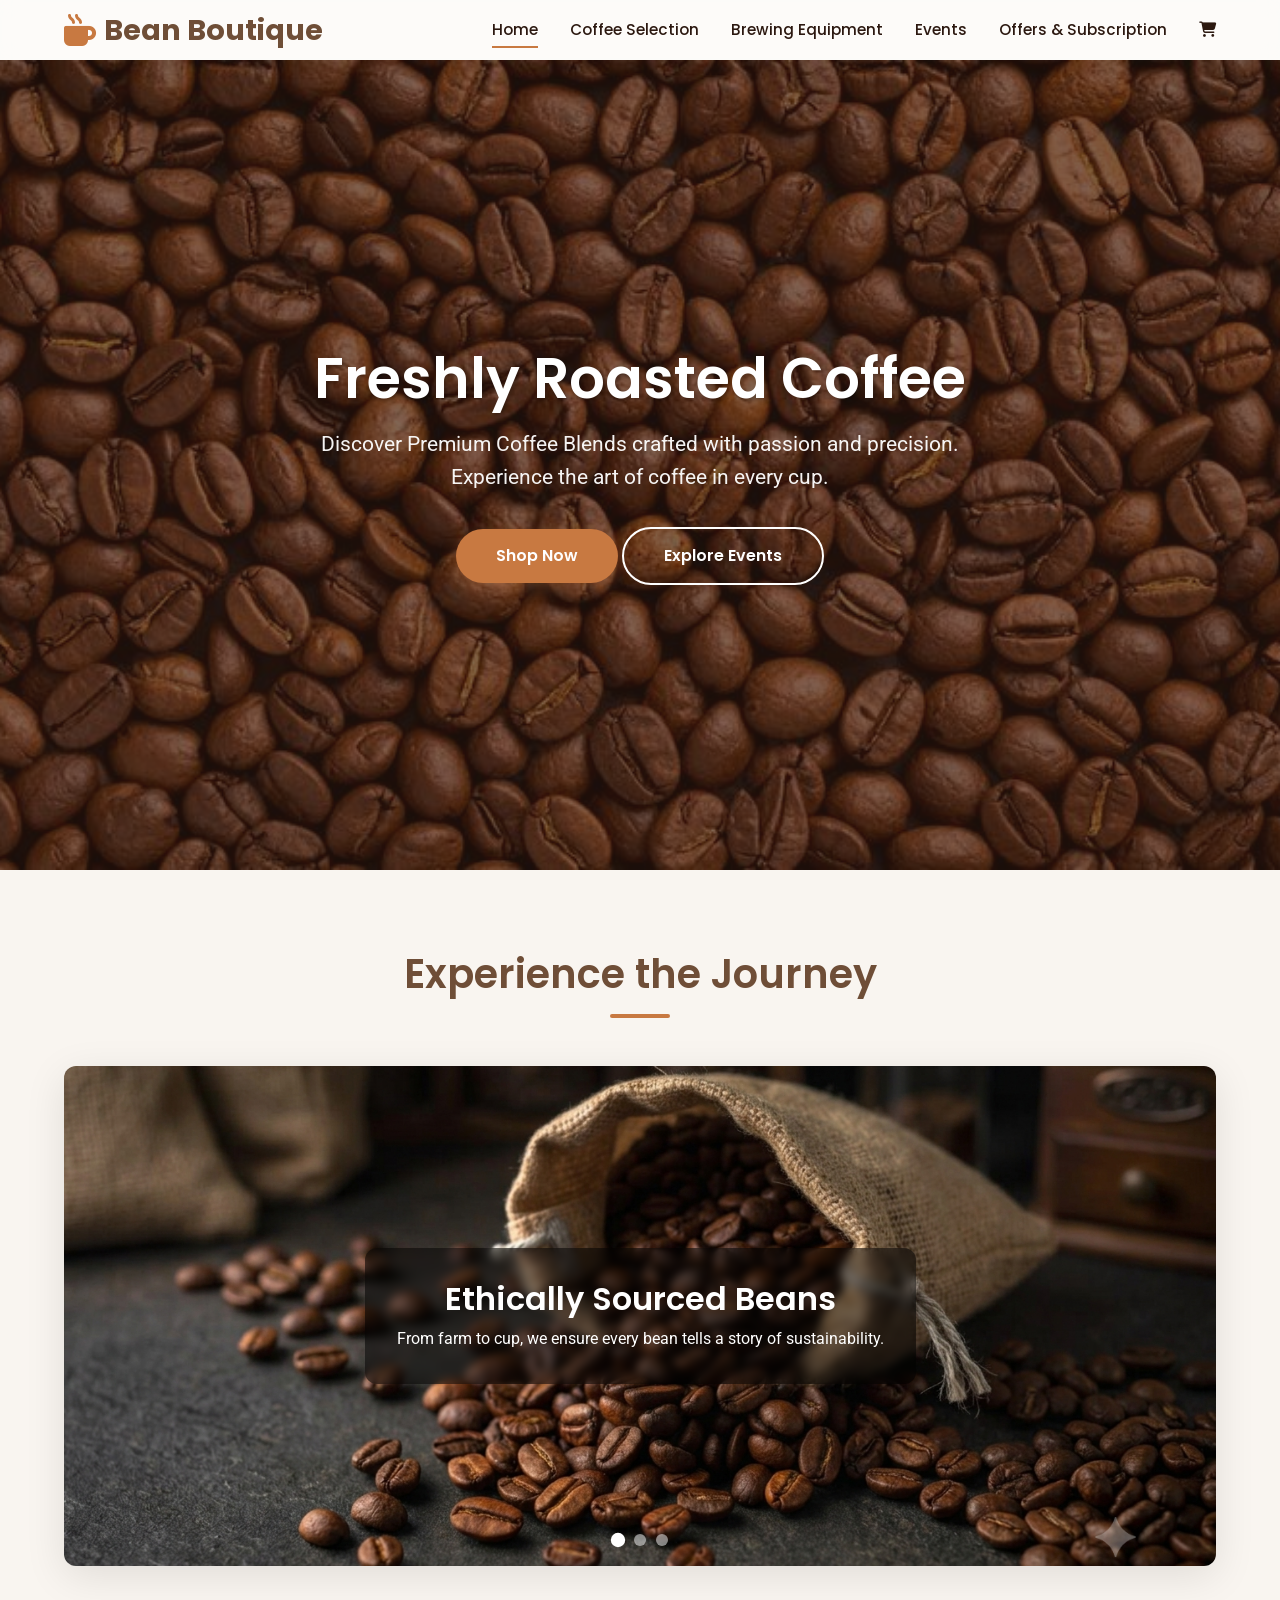
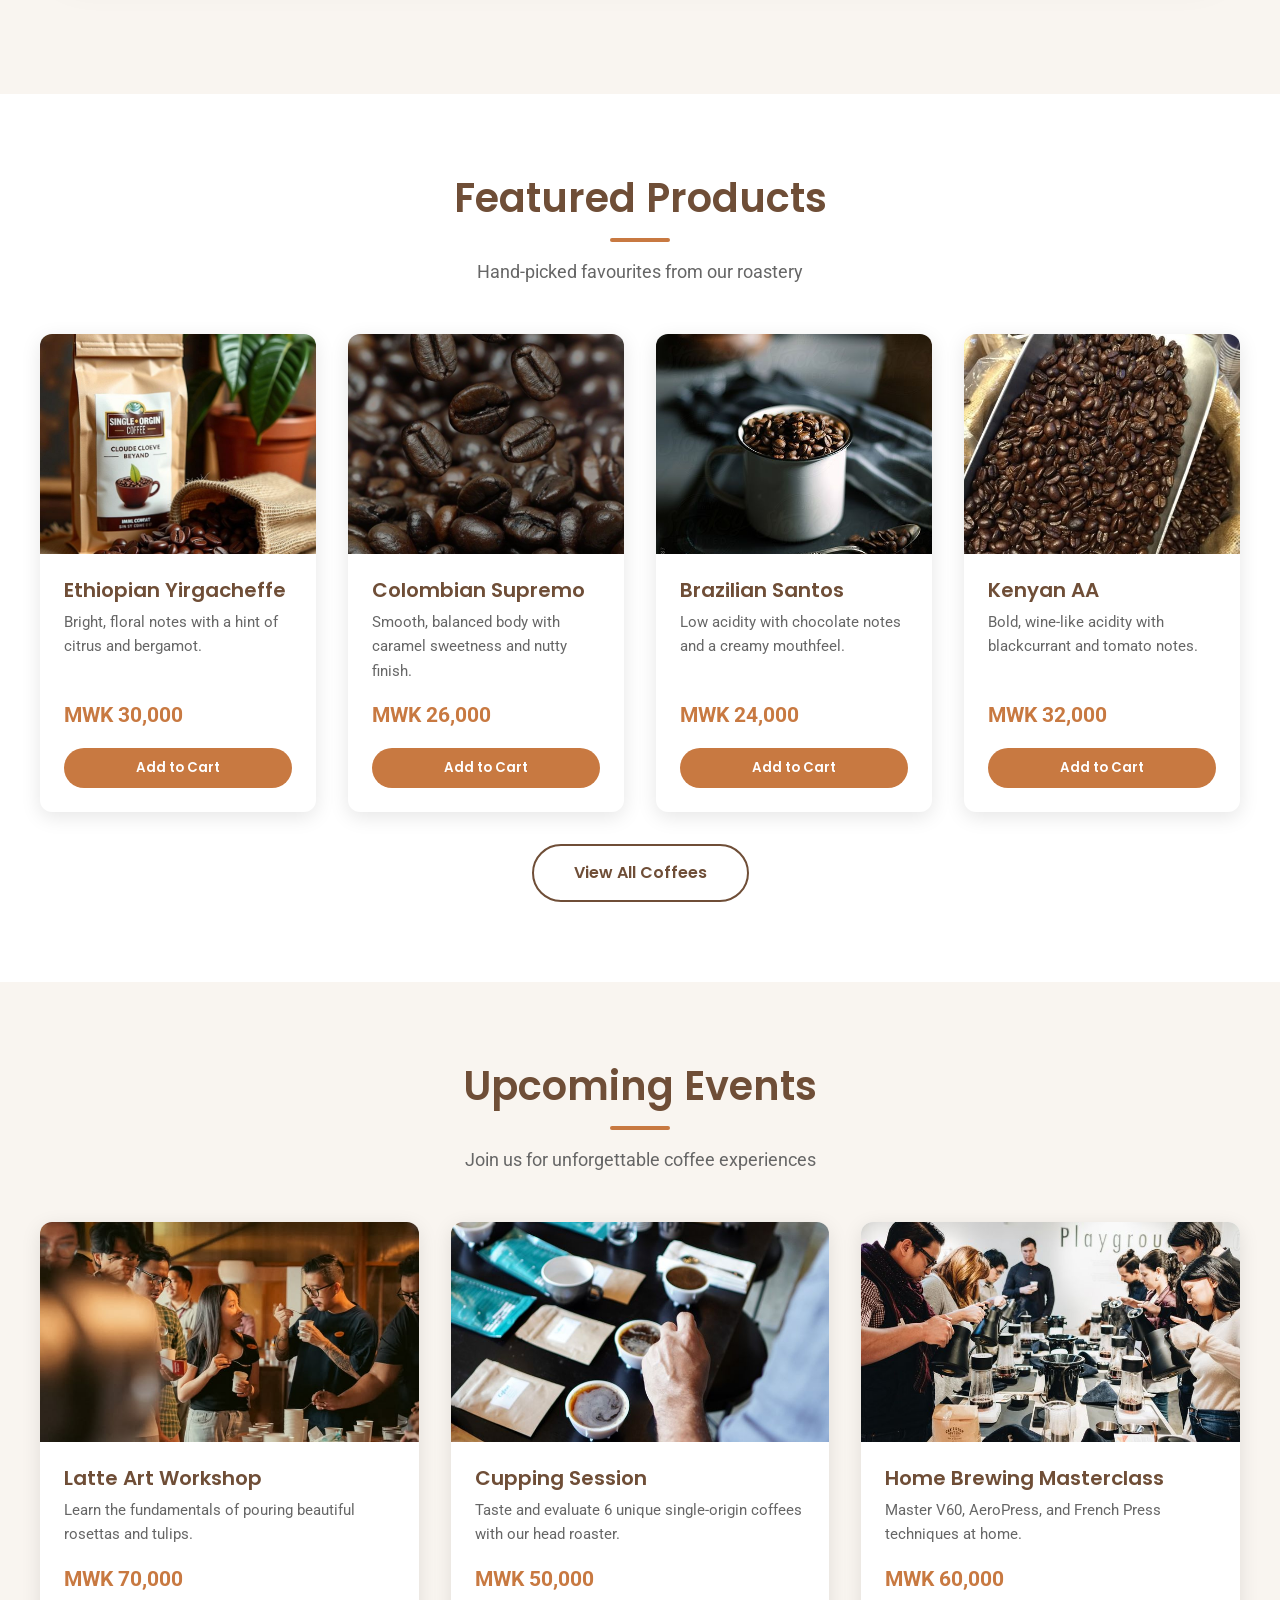
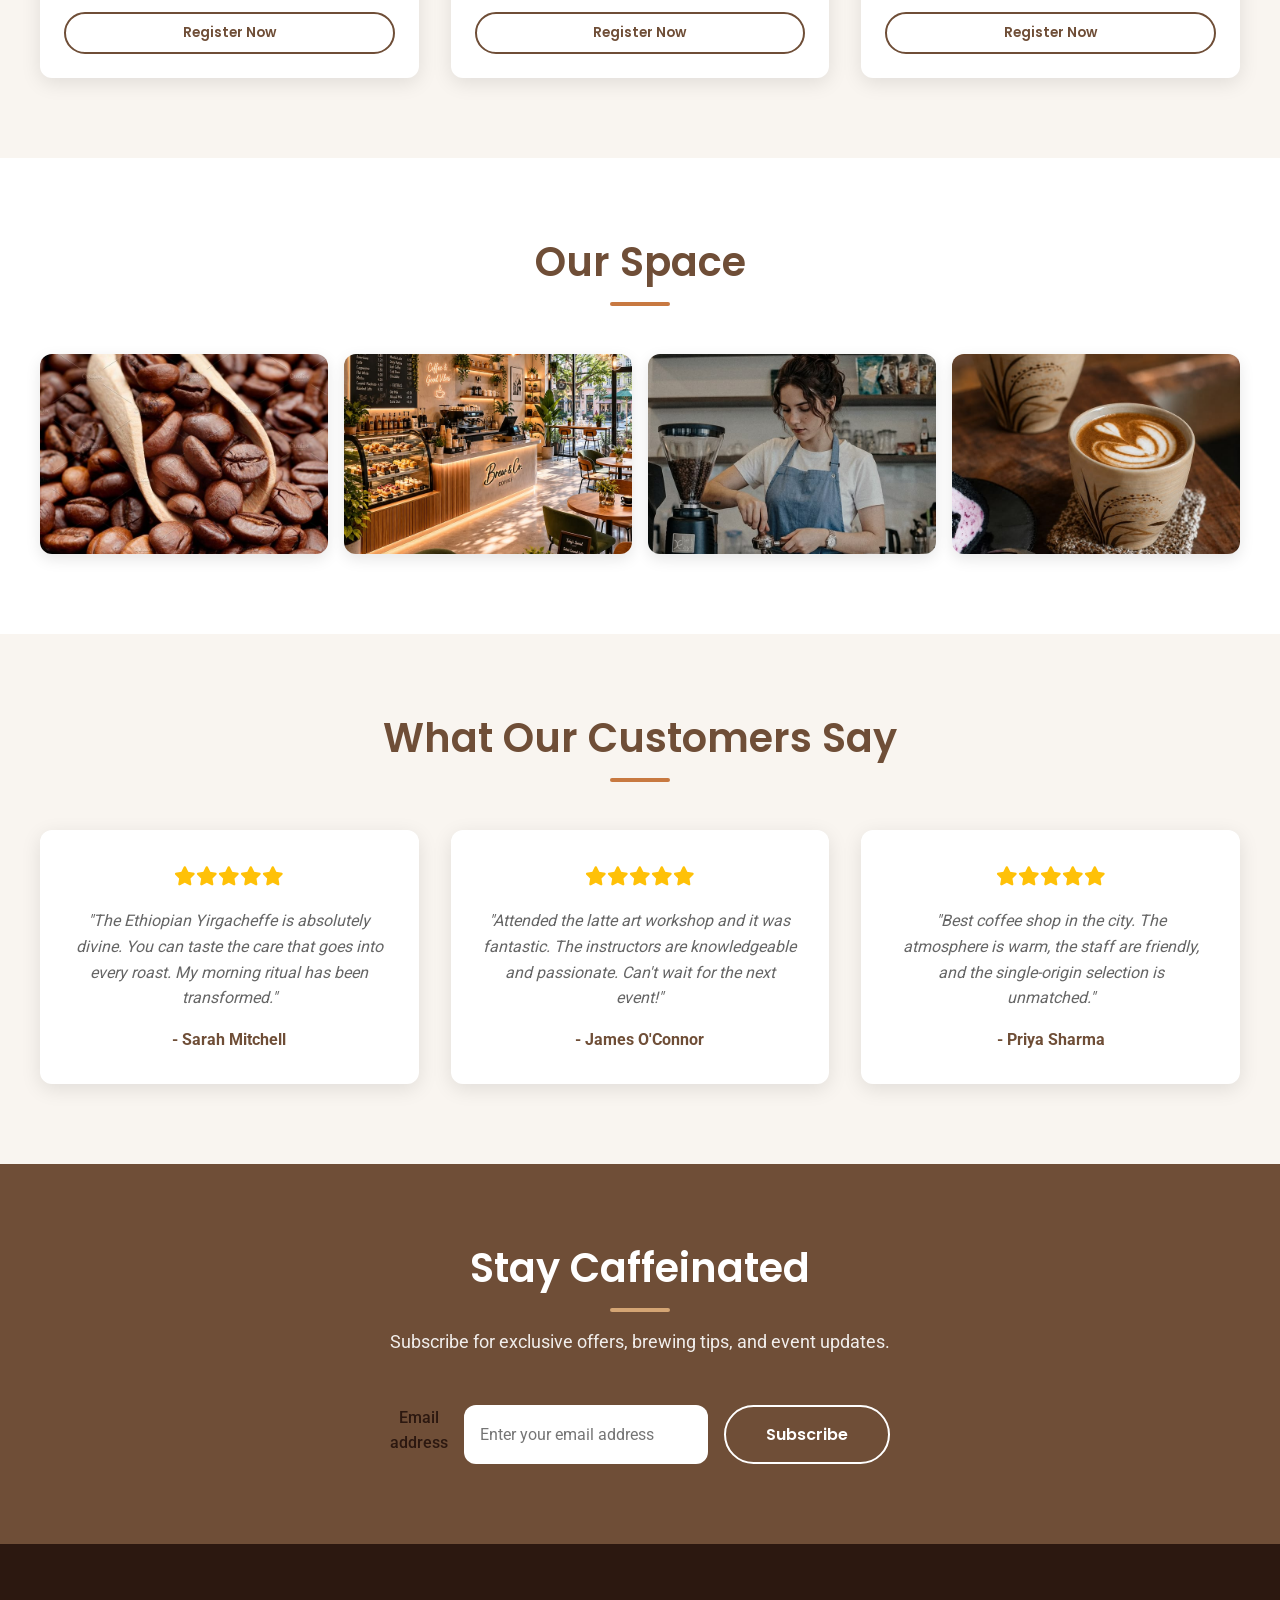
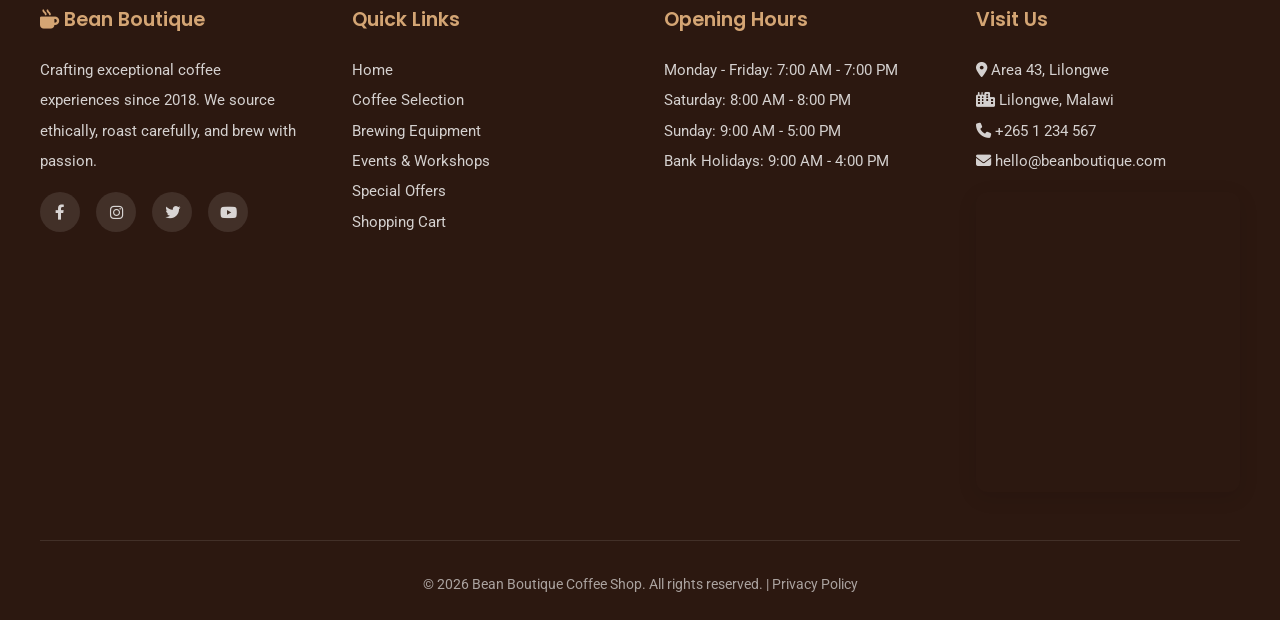
<file: index.html>
<!DOCTYPE html>
<html lang="en">
<head>
    <meta charset="UTF-8">
    <meta name="viewport" content="width=device-width, initial-scale=1.0">
    <meta name="description" content="Bean Boutique - Premium artisan coffee shop offering unique blends, brewing equipment, and coffee events.">
    <title>Bean Boutique | Artisan Coffee Shop</title>
    
    <link rel="stylesheet" href="asserts/css/fonts.css">
    <link rel="stylesheet" href="asserts/css/fontawesome.min.css">
    <link href="https://unpkg.com/aos@2.3.1/dist/aos.css" rel="stylesheet">
    <link rel="stylesheet" href="css/style.css">
</head>
<body>

    
    <header>
        <div class="nav-container">
            <a href="index.html" class="logo" aria-label="Bean Boutique Home">
                <i class="fas fa-mug-hot"></i>
                Bean Boutique
            </a>
            <button class="hamburger" aria-label="Toggle navigation menu" aria-expanded="false">
                <span></span>
                <span></span>
                <span></span>
            </button>
            <nav>
                <ul>
                    <li><a href="index.html" class="active">Home</a></li>
                    <li><a href="coffee.html">Coffee Selection</a></li>
                    <li><a href="equipment.html">Brewing Equipment</a></li>
                    <li><a href="events.html">Events</a></li>
                    <li><a href="offers.html">Offers & Subscription</a></li>
                    <li>
                        <a href="cart.html" class="cart-icon" aria-label="Shopping Cart">
                            <i class="fas fa-shopping-cart"></i>
                            <span class="cart-count">0</span>
                        </a>
                    </li>
                </ul>
            </nav>
        </div>
    </header>

    <main>
        <!-- Hero Section -->
        <section class="hero" aria-label="Welcome banner">
            <div class="hero-bg"></div>
            <div class="hero-overlay"></div>
            <div class="hero-content">
                <h1>Freshly Roasted Coffee</h1>
                <p>Discover Premium Coffee Blends crafted with passion and precision. Experience the art of coffee in every cup.</p>
                <a href="coffee.html" class="btn btn-primary">Shop Now</a>
                <a href="events.html" class="btn btn-secondary">Explore Events</a>
            </div>
        </section>

        <!-- Slideshow Section -->
        <section class="container" data-aos="fade-up">
            <h2 class="section-title">Experience the Journey</h2>
            <div class="slideshow" role="region" aria-label="Featured images slideshow">
                <div class="slide active slide-bg-1" aria-hidden="false">
                    <div class="slide-content">
                        <h3>Ethically Sourced Beans</h3>
                        <p>From farm to cup, we ensure every bean tells a story of sustainability.</p>
                    </div>
                </div>
                <div class="slide slide-bg-2" aria-hidden="true">
                    <div class="slide-content">
                        <h3>Masterful Brewing</h3>
                        <p>Professional equipment for the perfect extraction every time.</p>
                    </div>
                </div>
                <div class="slide slide-bg-3" aria-hidden="true">
                    <div class="slide-content">
                        <h3>Community & Connection</h3>
                        <p>Join our vibrant community of coffee enthusiasts and experts.</p>
                    </div>
                </div>
                <div class="slide-dots">
                    <button class="dot active" aria-label="Slide 1"></button>
                    <button class="dot" aria-label="Slide 2"></button>
                    <button class="dot" aria-label="Slide 3"></button>
                </div>
            </div>
        </section>

        <!-- Featured Products -->
        <section class="bg-white">
            <div class="container">
                <h2 class="section-title" data-aos="fade-up">Featured Products</h2>
                <p class="section-subtitle" data-aos="fade-up">Hand-picked favourites from our roastery</p>
                <div class="products-grid">
                    <article class="card product-card" data-aos="fade-up" data-aos-delay="0">
                        <img src="images/Ethiopian Yirgacheffe.jpg" alt="Ethiopian Yirgacheffe coffee beans" class="card-img">
                        <div class="card-body">
                            <h3 class="card-title">Ethiopian Yirgacheffe</h3>
                            <p class="card-text">Bright, floral notes with a hint of citrus and bergamot.</p>
                            <p class="card-price">MWK 30,000</p>
                            <button class="btn-add" data-id="eth-yirg">Add to Cart</button>
                        </div>
                    </article>
                    <article class="card product-card" data-aos="fade-up" data-aos-delay="100">
                        <img src="images/Colombian Supremo.jpg" alt="Colombian Supremo coffee beans" class="card-img">
                        <div class="card-body">
                            <h3 class="card-title">Colombian Supremo</h3>
                            <p class="card-text">Smooth, balanced body with caramel sweetness and nutty finish.</p>
                            <p class="card-price">MWK 26,000</p>
                            <button class="btn-add" data-id="col-sup">Add to Cart</button>
                        </div>
                    </article>
                    <article class="card product-card" data-aos="fade-up" data-aos-delay="200">
                        <img src="images/Brazilian Santos.jpg" alt="Brazilian Santos coffee beans" class="card-img">
                        <div class="card-body">
                            <h3 class="card-title">Brazilian Santos</h3>
                            <p class="card-text">Low acidity with chocolate notes and a creamy mouthfeel.</p>
                            <p class="card-price">MWK 24,000</p>
                            <button class="btn-add" data-id="bra-san">Add to Cart</button>
                        </div>
                    </article>
                    <article class="card product-card" data-aos="fade-up" data-aos-delay="300">
                        <img src="images/Kenyan AA.jpg" alt="Kenyan AA coffee beans" class="card-img">
                        <div class="card-body">
                            <h3 class="card-title">Kenyan AA</h3>
                            <p class="card-text">Bold, wine-like acidity with blackcurrant and tomato notes.</p>
                            <p class="card-price">MWK 32,000</p>
                            <button class="btn-add" data-id="ken-aa">Add to Cart</button>
                        </div>
                    </article>
                </div>
                <div class="text-center mt-2">
                    <a href="coffee.html" class="btn btn-outline">View All Coffees</a>
                </div>
            </div>
        </section>

        <!-- Featured Events -->
        <section>
            <div class="container">
                <h2 class="section-title" data-aos="fade-up">Upcoming Events</h2>
                <p class="section-subtitle" data-aos="fade-up">Join us for unforgettable coffee experiences</p>
                <div class="card-grid">
                    <article class="card" data-aos="fade-up" data-aos-delay="0">
                        <img src="images/Latte Art Workshop event.jpg" alt="Latte Art Workshop" class="card-img">
                        <div class="card-body">
                            <h3 class="card-title">Latte Art Workshop</h3>
                            <p class="card-text">Learn the fundamentals of pouring beautiful rosettas and tulips.</p>
                            <p class="card-price">MWK 70,000</p>
                            <a href="events.html" class="btn btn-outline btn-small">Register Now</a>
                        </div>
                    </article>
                    <article class="card" data-aos="fade-up" data-aos-delay="100">
                        <img src="images/Cupping Session event.jpg" alt="Coffee Cupping Session" class="card-img">
                        <div class="card-body">
                            <h3 class="card-title">Cupping Session</h3>
                            <p class="card-text">Taste and evaluate 6 unique single-origin coffees with our head roaster.</p>
                            <p class="card-price">MWK 50,000</p>
                            <a href="events.html" class="btn btn-outline btn-small">Register Now</a>
                        </div>
                    </article>
                    <article class="card" data-aos="fade-up" data-aos-delay="200">
                        <img src="images/Home Brewing Masterclass event.jpg" alt="Home Brewing Masterclass" class="card-img">
                        <div class="card-body">
                            <h3 class="card-title">Home Brewing Masterclass</h3>
                            <p class="card-text">Master V60, AeroPress, and French Press techniques at home.</p>
                            <p class="card-price">MWK 60,000</p>
                            <a href="events.html" class="btn btn-outline btn-small">Register Now</a>
                        </div>
                    </article>
                </div>
            </div>
        </section>

        <!-- Gallery -->
        <section class="bg-white">
            <div class="container">
                <h2 class="section-title" data-aos="fade-up">Our Space</h2>
                <div class="gallery-grid" data-aos="fade-up">
                    <figure class="gallery-item">
                        <img src="images/Coffee beans in wooden scoop.jpg" alt="Freshly roasted coffee beans in a wooden scoop">
                    </figure>
                    <figure class="gallery-item">
                        <img src="images/Coffee shop interior.jpg" alt="Interior of Bean Boutique coffee shop">
                    </figure>
                    <figure class="gallery-item">
                        <img src="images/Barista preparing pour over.jpg" alt="Barista preparing pour over coffee">
                    </figure>
                    <figure class="gallery-item">
                        <img src="images/Latte art on ceramic cup.jpg" alt="Latte art on a ceramic cup">
                    </figure>
                </div>
            </div>
        </section>

        <!-- Testimonials -->
        <section>
            <div class="container">
                <h2 class="section-title" data-aos="fade-up">What Our Customers Say</h2>
                <div class="card-grid">
                    <article class="testimonial-card" data-aos="fade-up" data-aos-delay="0">
                        <div class="stars" aria-label="5 star rating">
                            <i class="fas fa-star"></i><i class="fas fa-star"></i><i class="fas fa-star"></i><i class="fas fa-star"></i><i class="fas fa-star"></i>
                        </div>
                        <p class="testimonial-text">"The Ethiopian Yirgacheffe is absolutely divine. You can taste the care that goes into every roast. My morning ritual has been transformed."</p>
                        <p class="testimonial-author">- Sarah Mitchell</p>
                    </article>
                    <article class="testimonial-card" data-aos="fade-up" data-aos-delay="100">
                        <div class="stars" aria-label="5 star rating">
                            <i class="fas fa-star"></i><i class="fas fa-star"></i><i class="fas fa-star"></i><i class="fas fa-star"></i><i class="fas fa-star"></i>
                        </div>
                        <p class="testimonial-text">"Attended the latte art workshop and it was fantastic. The instructors are knowledgeable and passionate. Can't wait for the next event!"</p>
                        <p class="testimonial-author">- James O'Connor</p>
                    </article>
                    <article class="testimonial-card" data-aos="fade-up" data-aos-delay="200">
                        <div class="stars" aria-label="5 star rating">
                            <i class="fas fa-star"></i><i class="fas fa-star"></i><i class="fas fa-star"></i><i class="fas fa-star"></i><i class="fas fa-star"></i>
                        </div>
                        <p class="testimonial-text">"Best coffee shop in the city. The atmosphere is warm, the staff are friendly, and the single-origin selection is unmatched."</p>
                        <p class="testimonial-author">- Priya Sharma</p>
                    </article>
                </div>
            </div>
        </section>

        <!-- Newsletter -->
        <section class="newsletter">
            <div class="container">
                <h2 class="section-title" data-aos="fade-up">Stay Caffeinated</h2>
                <p class="section-subtitle newsletter-subtitle" data-aos="fade-up">Subscribe for exclusive offers, brewing tips, and event updates.</p>
                <form class="newsletter-form" id="newsletterForm" data-aos="fade-up">
                    <label for="newsletterEmail" class="visually-hidden">Email address</label>
                    <input type="email" id="newsletterEmail" name="email" placeholder="Enter your email address" required aria-required="true">
                    <button type="submit" class="btn btn-secondary">Subscribe</button>
                </form>
            </div>
        </section>
    </main>

    <!-- Footer -->
    <footer>
        <div class="footer-grid">
            <div class="footer-col">
                <h3><i class="fas fa-mug-hot"></i> Bean Boutique</h3>
                <p>Crafting exceptional coffee experiences since 2018. We source ethically, roast carefully, and brew with passion.</p>
                <div class="footer-social">
                    <a href="#" aria-label="Facebook"><i class="fab fa-facebook-f"></i></a>
                    <a href="#" aria-label="Instagram"><i class="fab fa-instagram"></i></a>
                    <a href="#" aria-label="Twitter"><i class="fab fa-twitter"></i></a>
                    <a href="#" aria-label="YouTube"><i class="fab fa-youtube"></i></a>
                </div>
            </div>
            <div class="footer-col">
                <h3>Quick Links</h3>
                <p><a href="index.html">Home</a></p>
                <p><a href="coffee.html">Coffee Selection</a></p>
                <p><a href="equipment.html">Brewing Equipment</a></p>
                <p><a href="events.html">Events & Workshops</a></p>
                <p><a href="offers.html">Special Offers</a></p>
                <p><a href="cart.html">Shopping Cart</a></p>
            </div>
            <div class="footer-col">
                <h3>Opening Hours</h3>
                <p>Monday - Friday: 7:00 AM - 7:00 PM</p>
                <p>Saturday: 8:00 AM - 8:00 PM</p>
                <p>Sunday: 9:00 AM - 5:00 PM</p>
                <p>Bank Holidays: 9:00 AM - 4:00 PM</p>
            </div>
            <div class="footer-col">
                <h3>Visit Us</h3>
                <p><i class="fas fa-map-marker-alt"></i> Area 43, Lilongwe</p>
                <p><i class="fas fa-city"></i> Lilongwe, Malawi</p>
                <p><i class="fas fa-phone"></i> +265 1 234 567</p>
                <p><i class="fas fa-envelope"></i> hello@beanboutique.com</p>
                <!-- Google Maps Plugin -->
                <div class="map-container">
                    <iframe 
                        src="https://www.google.com/maps/embed?pb=!1m18!1m12!1m3!1d30834.123456!2d33.7741!3d-13.9626!2m3!1f0!2f0!3f0!3m2!1i1024!2i768!4f13.1!3m3!1m2!1s0x1921a6c5b8c5e6b7%3A0x123456789abcdef!2sLilongwe!5e0!3m2!1sen!2smw!4v1700000000" 
                        allowfullscreen="" 
                        loading="lazy" 
                        referrerpolicy="no-referrer-when-downgrade"
                        title="Bean Boutique location on Google Maps">
                    </iframe>
                </div>
            </div>
        </div>
        <div class="footer-bottom">
            <p>&copy; 2026 Bean Boutique Coffee Shop. All rights reserved. | <a href="#" class="footer-privacy">Privacy Policy</a></p>
        </div>
    </footer>

    <!-- Modal Popup - First Visit Discount -->
    <div class="modal-overlay" id="discountModal" role="dialog" aria-modal="true" aria-labelledby="modalTitle">
        <div class="modal">
            <button class="modal-close" aria-label="Close modal">&times;</button>
            <h2 id="modalTitle">Welcome to Bean Boutique!</h2>
            <p>Join our coffee community and enjoy <strong>15% off</strong> your first order. Enter your email below to claim your discount.</p>
            <form class="mt-2">
                <div class="form-group">
                    <label for="modalEmail">Email Address</label>
                    <input type="email" id="modalEmail" name="email" placeholder="your@email.com" required aria-required="true">
                </div>
                <button type="submit" class="btn btn-primary full-width">Claim My 15% Off</button>
            </form>
            <p class="mt-1 modal-disclaimer">No spam, ever. Unsubscribe anytime.</p>
        </div>
    </div>

    <!-- AOS Animation Plugin -->
    <script src="https://unpkg.com/aos@2.3.1/dist/aos.js"></script>
    
    <!-- External JavaScript -->
    <script src="js/scripts.js"></script>
</body>
</html>
</file>
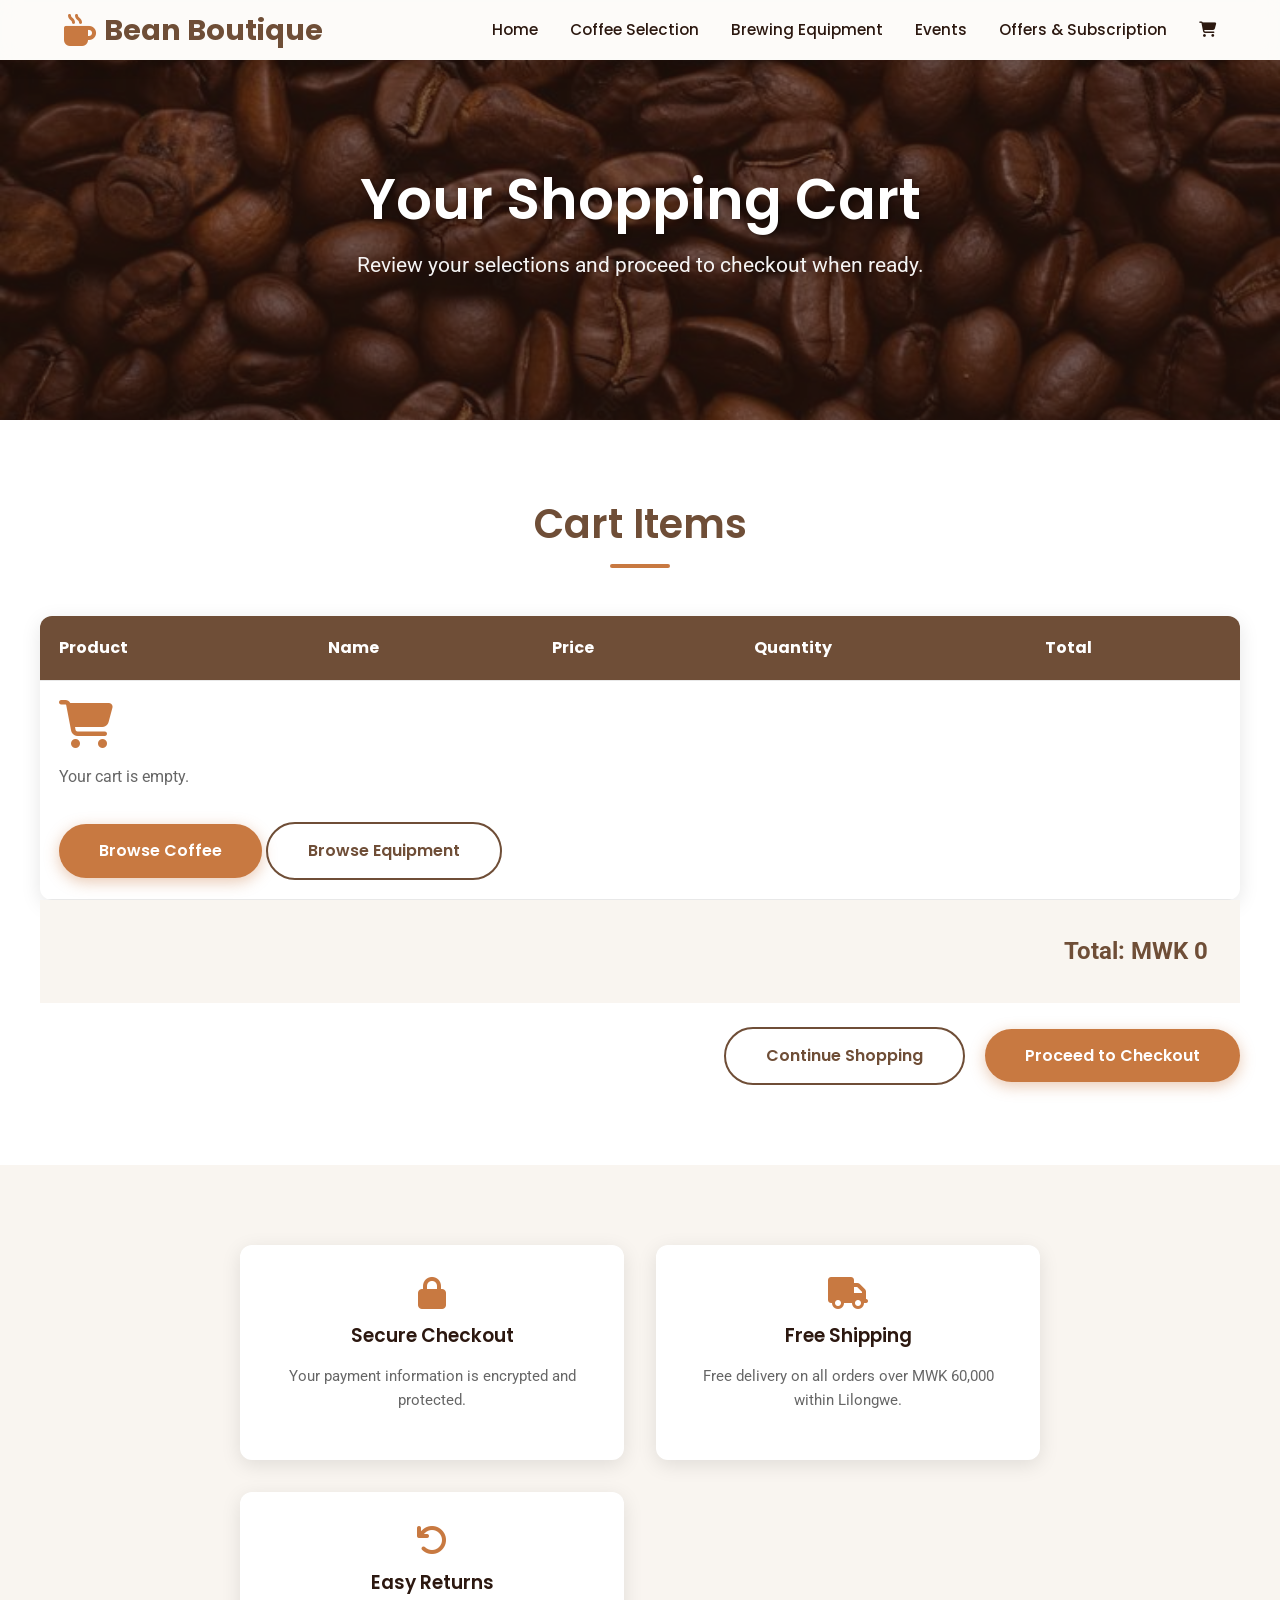
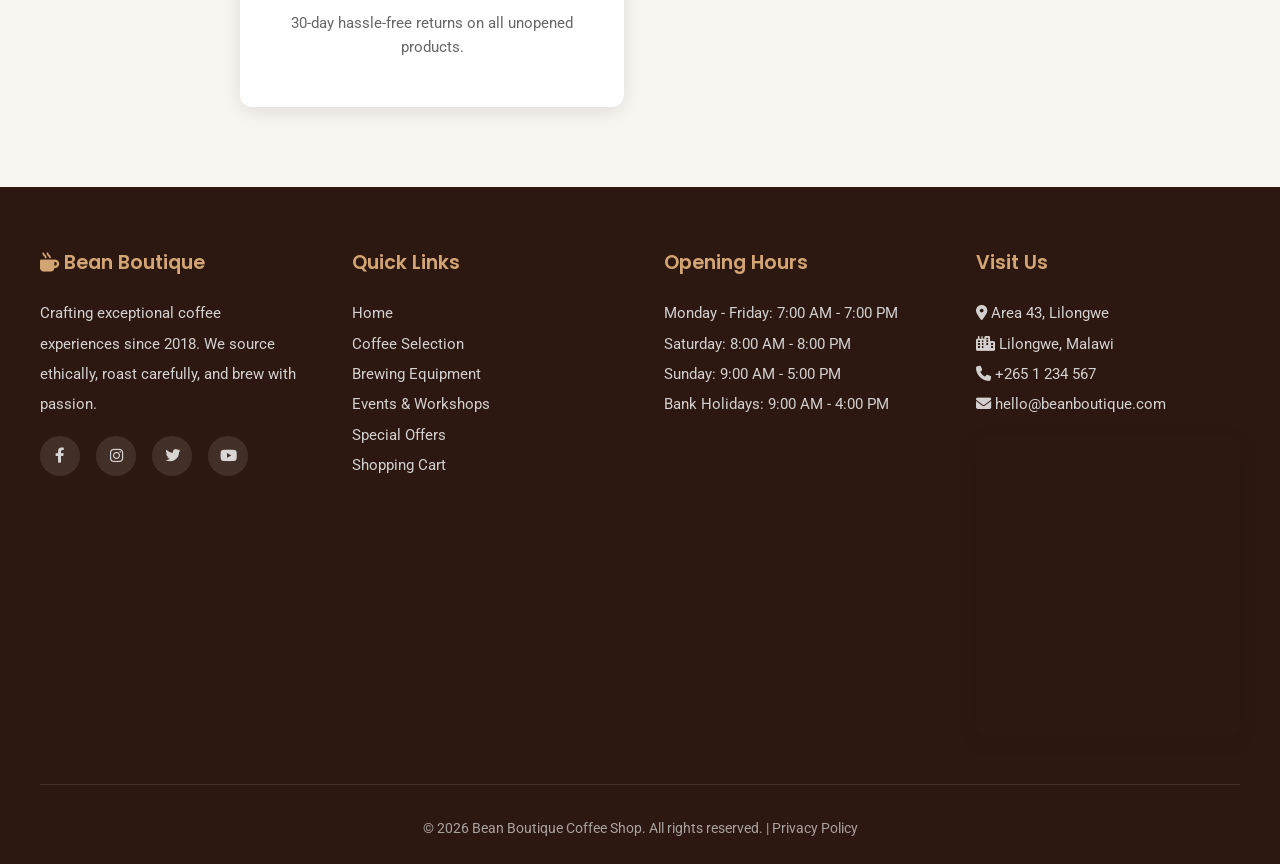
<file: cart.html>
<!DOCTYPE html>
<html lang="en">
<head>
    <meta charset="UTF-8">
    <meta name="viewport" content="width=device-width, initial-scale=1.0">
    <meta name="description" content="Your Bean Boutique shopping cart. Review and checkout your coffee and equipment selections.">
    <title>Shopping Cart | Bean Boutique</title>
    
    <link rel="stylesheet" href="asserts/css/fonts.css">
    <link rel="stylesheet" href="asserts/css/fontawesome.min.css">
    <link href="https://unpkg.com/aos@2.3.1/dist/aos.css" rel="stylesheet">
    <link rel="stylesheet" href="css/style.css">
</head>
<body>

    <header>
        <div class="nav-container">
            <a href="index.html" class="logo" aria-label="Bean Boutique Home">
                <i class="fas fa-mug-hot"></i>
                Bean Boutique
            </a>
            <button class="hamburger" aria-label="Toggle navigation menu" aria-expanded="false">
                <span></span>
                <span></span>
                <span></span>
            </button>
            <nav>
                <ul>
                    <li><a href="index.html">Home</a></li>
                    <li><a href="coffee.html">Coffee Selection</a></li>
                    <li><a href="equipment.html">Brewing Equipment</a></li>
                    <li><a href="events.html">Events</a></li>
                    <li><a href="offers.html">Offers & Subscription</a></li>
                    <li>
                        <a href="cart.html" class="cart-icon" aria-label="Shopping Cart">
                            <i class="fas fa-shopping-cart"></i>
                            <span class="cart-count">0</span>
                        </a>
                    </li>
                </ul>
            </nav>
        </div>
    </header>

    <main>
        <!-- Page Header -->
        <section class="hero hero-small" aria-label="Shopping cart banner">
            <div class="hero-bg hero-bg-cart"></div>
            <div class="hero-overlay"></div>
            <div class="hero-content">
                <h1>Your Shopping Cart</h1>
                <p>Review your selections and proceed to checkout when ready.</p>
            </div>
        </section>

        <!-- Cart Content -->
        <section class="bg-white">
            <div class="container">
                <h2 class="section-title" data-aos="fade-up">Cart Items</h2>
                
                <div data-aos="fade-up">
                    <table class="cart-table">
                        <thead>
                            <tr>
                                <th scope="col">Product</th>
                                <th scope="col">Name</th>
                                <th scope="col">Price</th>
                                <th scope="col">Quantity</th>
                                <th scope="col">Total</th>
                            </tr>
                        </thead>
                        <tbody id="cartItems">
                            <tr>
                                <td colspan="5" class="cart-empty">
                                    <i class="fas fa-shopping-cart cart-empty-icon"></i>
                                    <p>Your cart is empty.</p>
                                    <a href="coffee.html" class="btn btn-primary mt-2">Browse Coffee</a>
                                    <a href="equipment.html" class="btn btn-outline mt-2">Browse Equipment</a>
                                </td>
                            </tr>
                        </tbody>
                    </table>
                    
                    <div class="cart-total-row" id="cartTotal">Total: MWK 0</div>
                    
                    <div class="btn-group-right">
                        <a href="coffee.html" class="btn btn-outline">Continue Shopping</a>
                        <button id="checkoutBtn" class="btn btn-primary checkout-btn-ml">Proceed to Checkout</button>
                    </div>
                </div>
            </div>
        </section>

        <!-- Trust Badges -->
        <section>
            <div class="container">
                <div class="card-grid max-w-800">
                    <div class="testimonial-card" data-aos="fade-up">
                        <i class="fas fa-lock icon-accent"></i>
                        <h3>Secure Checkout</h3>
                        <p class="card-text">Your payment information is encrypted and protected.</p>
                    </div>
                    <div class="testimonial-card" data-aos="fade-up" data-aos-delay="100">
                        <i class="fas fa-truck icon-accent"></i>
                        <h3>Free Shipping</h3>
                        <p class="card-text">Free delivery on all orders over MWK 60,000 within Lilongwe.</p>
                    </div>
                    <div class="testimonial-card" data-aos="fade-up" data-aos-delay="200">
                        <i class="fas fa-undo icon-accent"></i>
                        <h3>Easy Returns</h3>
                        <p class="card-text">30-day hassle-free returns on all unopened products.</p>
                    </div>
                </div>
            </div>
        </section>
    </main>

    <footer>
        <div class="footer-grid">
            <div class="footer-col">
                <h3><i class="fas fa-mug-hot"></i> Bean Boutique</h3>
                <p>Crafting exceptional coffee experiences since 2018. We source ethically, roast carefully, and brew with passion.</p>
                <div class="footer-social">
                    <a href="#" aria-label="Facebook"><i class="fab fa-facebook-f"></i></a>
                    <a href="#" aria-label="Instagram"><i class="fab fa-instagram"></i></a>
                    <a href="#" aria-label="Twitter"><i class="fab fa-twitter"></i></a>
                    <a href="#" aria-label="YouTube"><i class="fab fa-youtube"></i></a>
                </div>
            </div>
            <div class="footer-col">
                <h3>Quick Links</h3>
                <p><a href="index.html">Home</a></p>
                <p><a href="coffee.html">Coffee Selection</a></p>
                <p><a href="equipment.html">Brewing Equipment</a></p>
                <p><a href="events.html">Events & Workshops</a></p>
                <p><a href="offers.html">Special Offers</a></p>
                <p><a href="cart.html">Shopping Cart</a></p>
            </div>
            <div class="footer-col">
                <h3>Opening Hours</h3>
                <p>Monday - Friday: 7:00 AM - 7:00 PM</p>
                <p>Saturday: 8:00 AM - 8:00 PM</p>
                <p>Sunday: 9:00 AM - 5:00 PM</p>
                <p>Bank Holidays: 9:00 AM - 4:00 PM</p>
            </div>
            <div class="footer-col">
                <h3>Visit Us</h3>
                <p><i class="fas fa-map-marker-alt"></i> Area 43, Lilongwe</p>
                <p><i class="fas fa-city"></i> Lilongwe, Malawi</p>
                <p><i class="fas fa-phone"></i> +265 1 234 567</p>
                <p><i class="fas fa-envelope"></i> hello@beanboutique.com</p>
                <div class="map-container">
                    <iframe 
                        src="https://www.google.com/maps/embed?pb=!1m18!1m12!1m3!1d30834.123456!2d33.7741!3d-13.9626!2m3!1f0!2f0!3f0!3m2!1i1024!2i768!4f13.1!3m3!1m2!1s0x1921a6c5b8c5e6b7%3A0x123456789abcdef!2sLilongwe!5e0!3m2!1sen!2smw!4v1700000000" 
                        allowfullscreen="" 
                        loading="lazy" 
                        referrerpolicy="no-referrer-when-downgrade"
                        title="Bean Boutique location on Google Maps">
                    </iframe>
                </div>
            </div>
        </div>
        <div class="footer-bottom">
            <p>&copy; 2026 Bean Boutique Coffee Shop. All rights reserved. | <a href="#" class="footer-privacy">Privacy Policy</a></p>
        </div>
    </footer>

    <script src="https://unpkg.com/aos@2.3.1/dist/aos.js"></script>
    <script src="js/scripts.js"></script>
</body>
</html>
</file>
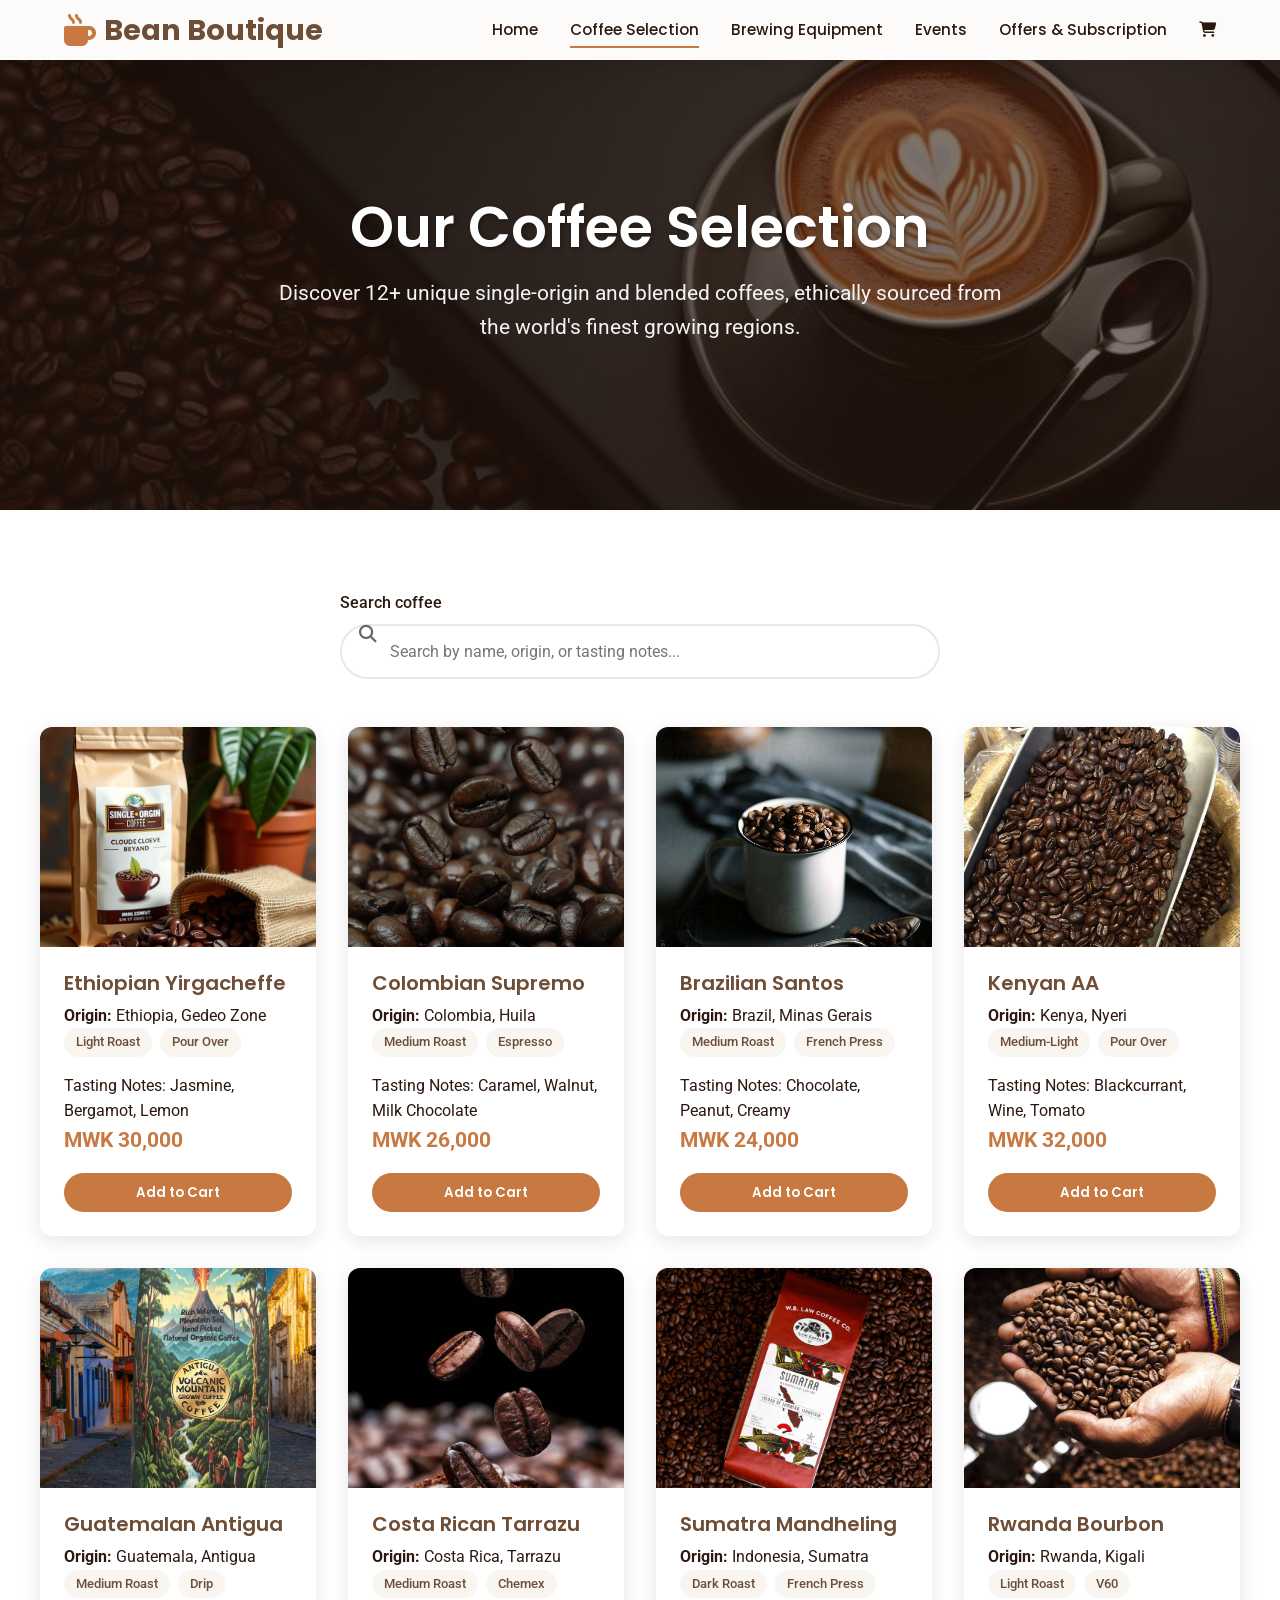
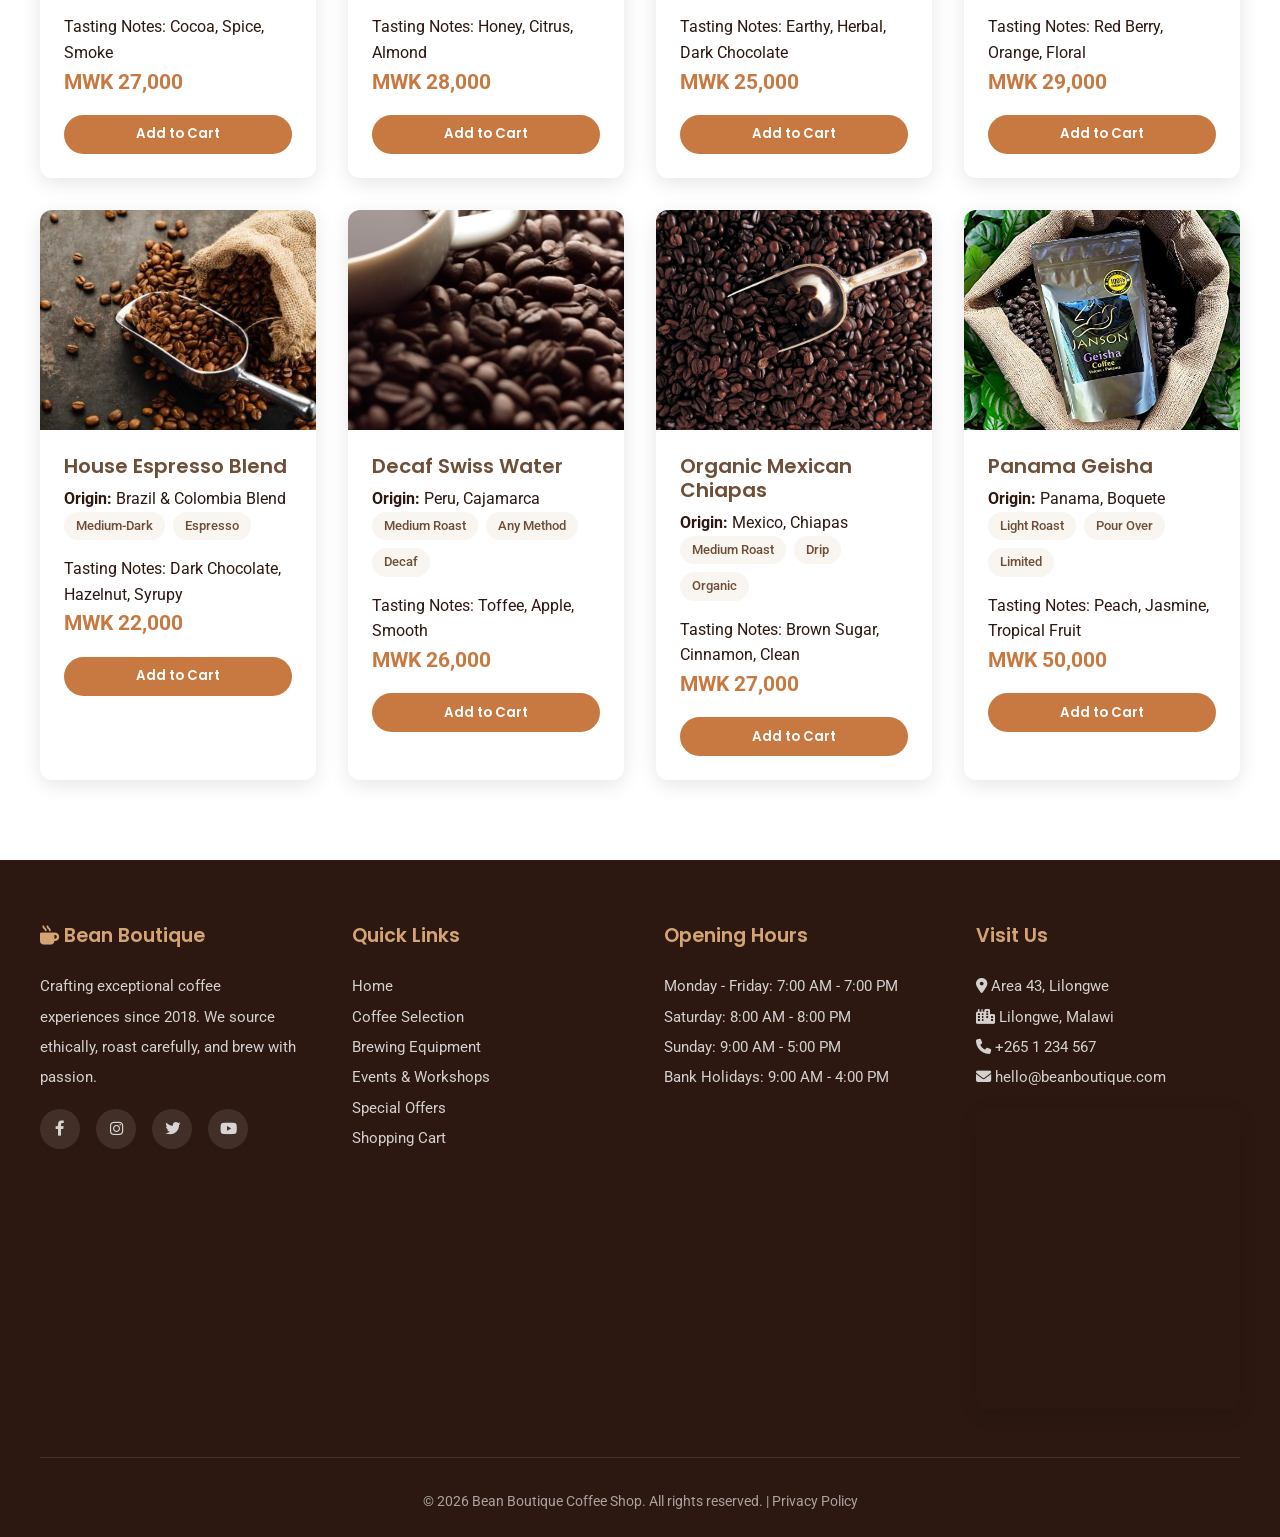
<file: coffee.html>
﻿<!DOCTYPE html>
<html lang="en">
<head>
    <meta charset="UTF-8">
    <meta name="viewport" content="width=device-width, initial-scale=1.0">
    <meta name="description" content="Explore Bean Boutique's curated selection of premium single-origin and blended coffees.">
    <title>Coffee Selection | Bean Boutique</title>
    
    <link rel="stylesheet" href="asserts/css/fonts.css">
    <link rel="stylesheet" href="asserts/css/fontawesome.min.css">
    <link href="https://unpkg.com/aos@2.3.1/dist/aos.css" rel="stylesheet">
    <link rel="stylesheet" href="css/style.css">
</head>
<body>

    <header>
        <div class="nav-container">
            <a href="index.html" class="logo" aria-label="Bean Boutique Home">
                <i class="fas fa-mug-hot"></i>
                Bean Boutique
            </a>
            <button class="hamburger" aria-label="Toggle navigation menu" aria-expanded="false">
                <span></span>
                <span></span>
                <span></span>
            </button>
            <nav>
                <ul>
                    <li><a href="index.html">Home</a></li>
                    <li><a href="coffee.html" class="active">Coffee Selection</a></li>
                    <li><a href="equipment.html">Brewing Equipment</a></li>
                    <li><a href="events.html">Events</a></li>
                    <li><a href="offers.html">Offers & Subscription</a></li>
                    <li>
                        <a href="cart.html" class="cart-icon" aria-label="Shopping Cart">
                            <i class="fas fa-shopping-cart"></i>
                            <span class="cart-count">0</span>
                        </a>
                    </li>
                </ul>
            </nav>
        </div>
    </header>

    <main>
        <!-- Page Header -->
        <section class="hero hero-medium" aria-label="Coffee selection banner">
            <div class="hero-bg hero-bg-coffee"></div>
            <div class="hero-overlay"></div>
            <div class="hero-content">
                <h1>Our Coffee Selection</h1>
                <p>Discover 12+ unique single-origin and blended coffees, ethically sourced from the world's finest growing regions.</p>
            </div>
        </section>

        <!-- Search Section -->
        <section class="bg-white">
            <div class="container">
                <div class="search-container" data-aos="fade-up">
                    <i class="fas fa-search search-icon"></i>
                    <label for="coffeeSearch" class="visually-hidden">Search coffee</label>
                    <input type="text" id="coffeeSearch" class="search-input" placeholder="Search by name, origin, or tasting notes...">
                </div>

                <!-- Coffee Grid -->
                <div class="products-grid">
                    <article class="card product-card" data-aos="fade-up">
                        <img src="images/Ethiopian Yirgacheffe.jpg" alt="Ethiopian Yirgacheffe coffee beans" class="card-img">
                        <div class="card-body">
                            <h3 class="card-title">Ethiopian Yirgacheffe</h3>
                            <p class="card-origin"><strong>Origin:</strong> Ethiopia, Gedeo Zone</p>
                            <div class="card-meta">
                                <span class="tag">Light Roast</span>
                                <span class="tag">Pour Over</span>
                            </div>
                            <p class="card-notes" class="notes-text">Tasting Notes: Jasmine, Bergamot, Lemon</p>
                            <p class="card-price">MWK 30,000</p>
                            <button class="btn-add" data-id="eth-yirg">Add to Cart</button>
                        </div>
                    </article>

                    <article class="card product-card" data-aos="fade-up" data-aos-delay="50">
                        <img src="images/Colombian Supremo.jpg" alt="Colombian Supremo coffee beans" class="card-img">
                        <div class="card-body">
                            <h3 class="card-title">Colombian Supremo</h3>
                            <p class="card-origin"><strong>Origin:</strong> Colombia, Huila</p>
                            <div class="card-meta">
                                <span class="tag">Medium Roast</span>
                                <span class="tag">Espresso</span>
                            </div>
                            <p class="card-notes" class="notes-text">Tasting Notes: Caramel, Walnut, Milk Chocolate</p>
                            <p class="card-price">MWK 26,000</p>
                            <button class="btn-add" data-id="col-sup">Add to Cart</button>
                        </div>
                    </article>

                    <article class="card product-card" data-aos="fade-up" data-aos-delay="100">
                        <img src="images/Brazilian Santos.jpg" alt="Brazilian Santos coffee beans" class="card-img">
                        <div class="card-body">
                            <h3 class="card-title">Brazilian Santos</h3>
                            <p class="card-origin"><strong>Origin:</strong> Brazil, Minas Gerais</p>
                            <div class="card-meta">
                                <span class="tag">Medium Roast</span>
                                <span class="tag">French Press</span>
                            </div>
                            <p class="card-notes" class="notes-text">Tasting Notes: Chocolate, Peanut, Creamy</p>
                            <p class="card-price">MWK 24,000</p>
                            <button class="btn-add" data-id="bra-san">Add to Cart</button>
                        </div>
                    </article>

                    <article class="card product-card" data-aos="fade-up" data-aos-delay="150">
                        <img src="images/Kenyan AA.jpg" alt="Kenyan AA coffee beans" class="card-img">
                        <div class="card-body">
                            <h3 class="card-title">Kenyan AA</h3>
                            <p class="card-origin"><strong>Origin:</strong> Kenya, Nyeri</p>
                            <div class="card-meta">
                                <span class="tag">Medium-Light</span>
                                <span class="tag">Pour Over</span>
                            </div>
                            <p class="card-notes" class="notes-text">Tasting Notes: Blackcurrant, Wine, Tomato</p>
                            <p class="card-price">MWK 32,000</p>
                            <button class="btn-add" data-id="ken-aa">Add to Cart</button>
                        </div>
                    </article>

                    <article class="card product-card" data-aos="fade-up">
                        <img src="images/Guatemalan Antigua.jpg" alt="Guatemalan Antigua coffee beans" class="card-img">
                        <div class="card-body">
                            <h3 class="card-title">Guatemalan Antigua</h3>
                            <p class="card-origin"><strong>Origin:</strong> Guatemala, Antigua</p>
                            <div class="card-meta">
                                <span class="tag">Medium Roast</span>
                                <span class="tag">Drip</span>
                            </div>
                            <p class="card-notes" class="notes-text">Tasting Notes: Cocoa, Spice, Smoke</p>
                            <p class="card-price">MWK 27,000</p>
                            <button class="btn-add" data-id="gua-ant">Add to Cart</button>
                        </div>
                    </article>

                    <article class="card product-card" data-aos="fade-up" data-aos-delay="50">
                        <img src="images/Costa Rican Tarrazu.jpg" alt="Costa Rican Tarrazu coffee beans" class="card-img">
                        <div class="card-body">
                            <h3 class="card-title">Costa Rican Tarrazu</h3>
                            <p class="card-origin"><strong>Origin:</strong> Costa Rica, Tarrazu</p>
                            <div class="card-meta">
                                <span class="tag">Medium Roast</span>
                                <span class="tag">Chemex</span>
                            </div>
                            <p class="card-notes" class="notes-text">Tasting Notes: Honey, Citrus, Almond</p>
                            <p class="card-price">MWK 28,000</p>
                            <button class="btn-add" data-id="cos-tar">Add to Cart</button>
                        </div>
                    </article>

                    <article class="card product-card" data-aos="fade-up" data-aos-delay="100">
                        <img src="images/Sumatra Mandheling.jpg" alt="Sumatra Mandheling coffee beans" class="card-img">
                        <div class="card-body">
                            <h3 class="card-title">Sumatra Mandheling</h3>
                            <p class="card-origin"><strong>Origin:</strong> Indonesia, Sumatra</p>
                            <div class="card-meta">
                                <span class="tag">Dark Roast</span>
                                <span class="tag">French Press</span>
                            </div>
                            <p class="card-notes" class="notes-text">Tasting Notes: Earthy, Herbal, Dark Chocolate</p>
                            <p class="card-price">MWK 25,000</p>
                            <button class="btn-add" data-id="sum-man">Add to Cart</button>
                        </div>
                    </article>

                    <article class="card product-card" data-aos="fade-up" data-aos-delay="150">
                        <img src="images/Rwanda Bourbon.jpg" alt="Rwanda Bourbon coffee beans" class="card-img">
                        <div class="card-body">
                            <h3 class="card-title">Rwanda Bourbon</h3>
                            <p class="card-origin"><strong>Origin:</strong> Rwanda, Kigali</p>
                            <div class="card-meta">
                                <span class="tag">Light Roast</span>
                                <span class="tag">V60</span>
                            </div>
                            <p class="card-notes" class="notes-text">Tasting Notes: Red Berry, Orange, Floral</p>
                            <p class="card-price">MWK 29,000</p>
                            <button class="btn-add" data-id="rwa-bour">Add to Cart</button>
                        </div>
                    </article>

                    <article class="card product-card" data-aos="fade-up">
                        <img src="images/House Espresso Blend.jpg" alt="House Espresso Blend coffee beans" class="card-img">
                        <div class="card-body">
                            <h3 class="card-title">House Espresso Blend</h3>
                            <p class="card-origin"><strong>Origin:</strong> Brazil & Colombia Blend</p>
                            <div class="card-meta">
                                <span class="tag">Medium-Dark</span>
                                <span class="tag">Espresso</span>
                            </div>
                            <p class="card-notes" class="notes-text">Tasting Notes: Dark Chocolate, Hazelnut, Syrupy</p>
                            <p class="card-price">MWK 22,000</p>
                            <button class="btn-add" data-id="house-esp">Add to Cart</button>
                        </div>
                    </article>

                    <article class="card product-card" data-aos="fade-up" data-aos-delay="50">
                        <img src="images/Decaf Swiss Water Process.jpg" alt="Decaf Swiss Water coffee beans" class="card-img">
                        <div class="card-body">
                            <h3 class="card-title">Decaf Swiss Water</h3>
                            <p class="card-origin"><strong>Origin:</strong> Peru, Cajamarca</p>
                            <div class="card-meta">
                                <span class="tag">Medium Roast</span>
                                <span class="tag">Any Method</span>
                                <span class="tag">Decaf</span>
                            </div>
                            <p class="card-notes" class="notes-text">Tasting Notes: Toffee, Apple, Smooth</p>
                            <p class="card-price">MWK 26,000</p>
                            <button class="btn-add" data-id="decaf-sw">Add to Cart</button>
                        </div>
                    </article>

                    <article class="card product-card" data-aos="fade-up" data-aos-delay="100">
                        <img src="images/Organic Mexican Chiapas.jpg" alt="Organic Mexican Chiapas coffee beans" class="card-img">
                        <div class="card-body">
                            <h3 class="card-title">Organic Mexican Chiapas</h3>
                            <p class="card-origin"><strong>Origin:</strong> Mexico, Chiapas</p>
                            <div class="card-meta">
                                <span class="tag">Medium Roast</span>
                                <span class="tag">Drip</span>
                                <span class="tag">Organic</span>
                            </div>
                            <p class="card-notes" class="notes-text">Tasting Notes: Brown Sugar, Cinnamon, Clean</p>
                            <p class="card-price">MWK 27,000</p>
                            <button class="btn-add" data-id="mex-chi">Add to Cart</button>
                        </div>
                    </article>

                    <article class="card product-card" data-aos="fade-up" data-aos-delay="150">
                        <img src="images/Panama Geisha.jpg" alt="Panama Geisha coffee beans" class="card-img">
                        <div class="card-body">
                            <h3 class="card-title">Panama Geisha</h3>
                            <p class="card-origin"><strong>Origin:</strong> Panama, Boquete</p>
                            <div class="card-meta">
                                <span class="tag">Light Roast</span>
                                <span class="tag">Pour Over</span>
                                <span class="tag">Limited</span>
                            </div>
                            <p class="card-notes" class="notes-text">Tasting Notes: Peach, Jasmine, Tropical Fruit</p>
                            <p class="card-price">MWK 50,000</p>
                            <button class="btn-add" data-id="pan-geo">Add to Cart</button>
                        </div>
                    </article>
                </div>
            </div>
        </section>
    </main>

    <footer>
        <div class="footer-grid">
            <div class="footer-col">
                <h3><i class="fas fa-mug-hot"></i> Bean Boutique</h3>
                <p>Crafting exceptional coffee experiences since 2018. We source ethically, roast carefully, and brew with passion.</p>
                <div class="footer-social">
                    <a href="#" aria-label="Facebook"><i class="fab fa-facebook-f"></i></a>
                    <a href="#" aria-label="Instagram"><i class="fab fa-instagram"></i></a>
                    <a href="#" aria-label="Twitter"><i class="fab fa-twitter"></i></a>
                    <a href="#" aria-label="YouTube"><i class="fab fa-youtube"></i></a>
                </div>
            </div>
            <div class="footer-col">
                <h3>Quick Links</h3>
                <p><a href="index.html">Home</a></p>
                <p><a href="coffee.html">Coffee Selection</a></p>
                <p><a href="equipment.html">Brewing Equipment</a></p>
                <p><a href="events.html">Events & Workshops</a></p>
                <p><a href="offers.html">Special Offers</a></p>
                <p><a href="cart.html">Shopping Cart</a></p>
            </div>
            <div class="footer-col">
                <h3>Opening Hours</h3>
                <p>Monday - Friday: 7:00 AM - 7:00 PM</p>
                <p>Saturday: 8:00 AM - 8:00 PM</p>
                <p>Sunday: 9:00 AM - 5:00 PM</p>
                <p>Bank Holidays: 9:00 AM - 4:00 PM</p>
            </div>
            <div class="footer-col">
                <h3>Visit Us</h3>
                <p><i class="fas fa-map-marker-alt"></i> Area 43, Lilongwe</p>
                <p><i class="fas fa-city"></i> Lilongwe, Malawi</p>
                <p><i class="fas fa-phone"></i> +265 1 234 567</p>
                <p><i class="fas fa-envelope"></i> hello@beanboutique.com</p>
                <div class="map-container">
                    <iframe 
                        src="https://www.google.com/maps/embed?pb=!1m18!1m12!1m3!1d30834.123456!2d33.7741!3d-13.9626!2m3!1f0!2f0!3f0!3m2!1i1024!2i768!4f13.1!3m3!1m2!1s0x1921a6c5b8c5e6b7%3A0x123456789abcdef!2sLilongwe!5e0!3m2!1sen!2smw!4v1700000000" 
                        allowfullscreen="" 
                        loading="lazy" 
                        referrerpolicy="no-referrer-when-downgrade"
                        title="Bean Boutique location on Google Maps">
                    </iframe>
                </div>
            </div>
        </div>
        <div class="footer-bottom">
            <p>&copy; 2026 Bean Boutique Coffee Shop. All rights reserved. | <a href="#" class="footer-privacy">Privacy Policy</a></p>
        </div>
    </footer>

    <script src="https://unpkg.com/aos@2.3.1/dist/aos.js"></script>
    <script src="js/scripts.js"></script>
</body>
</html>
</file>
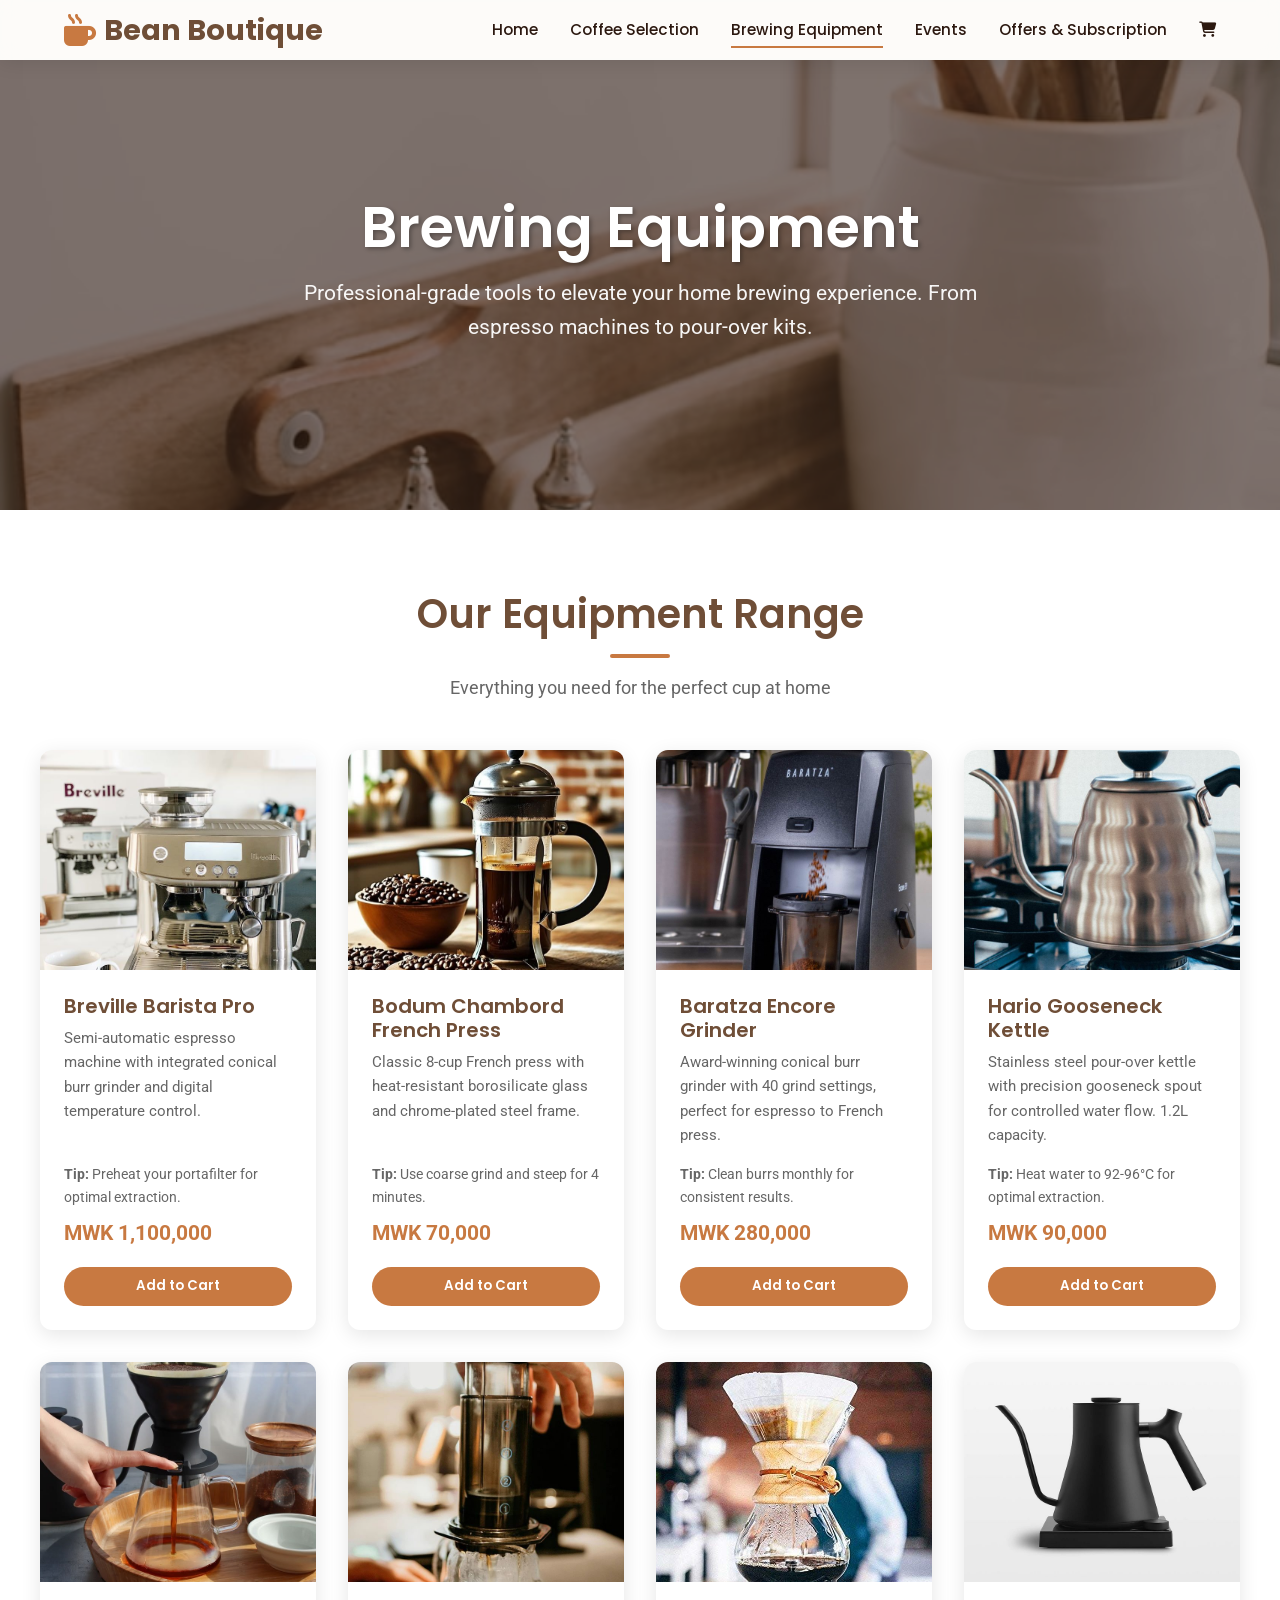
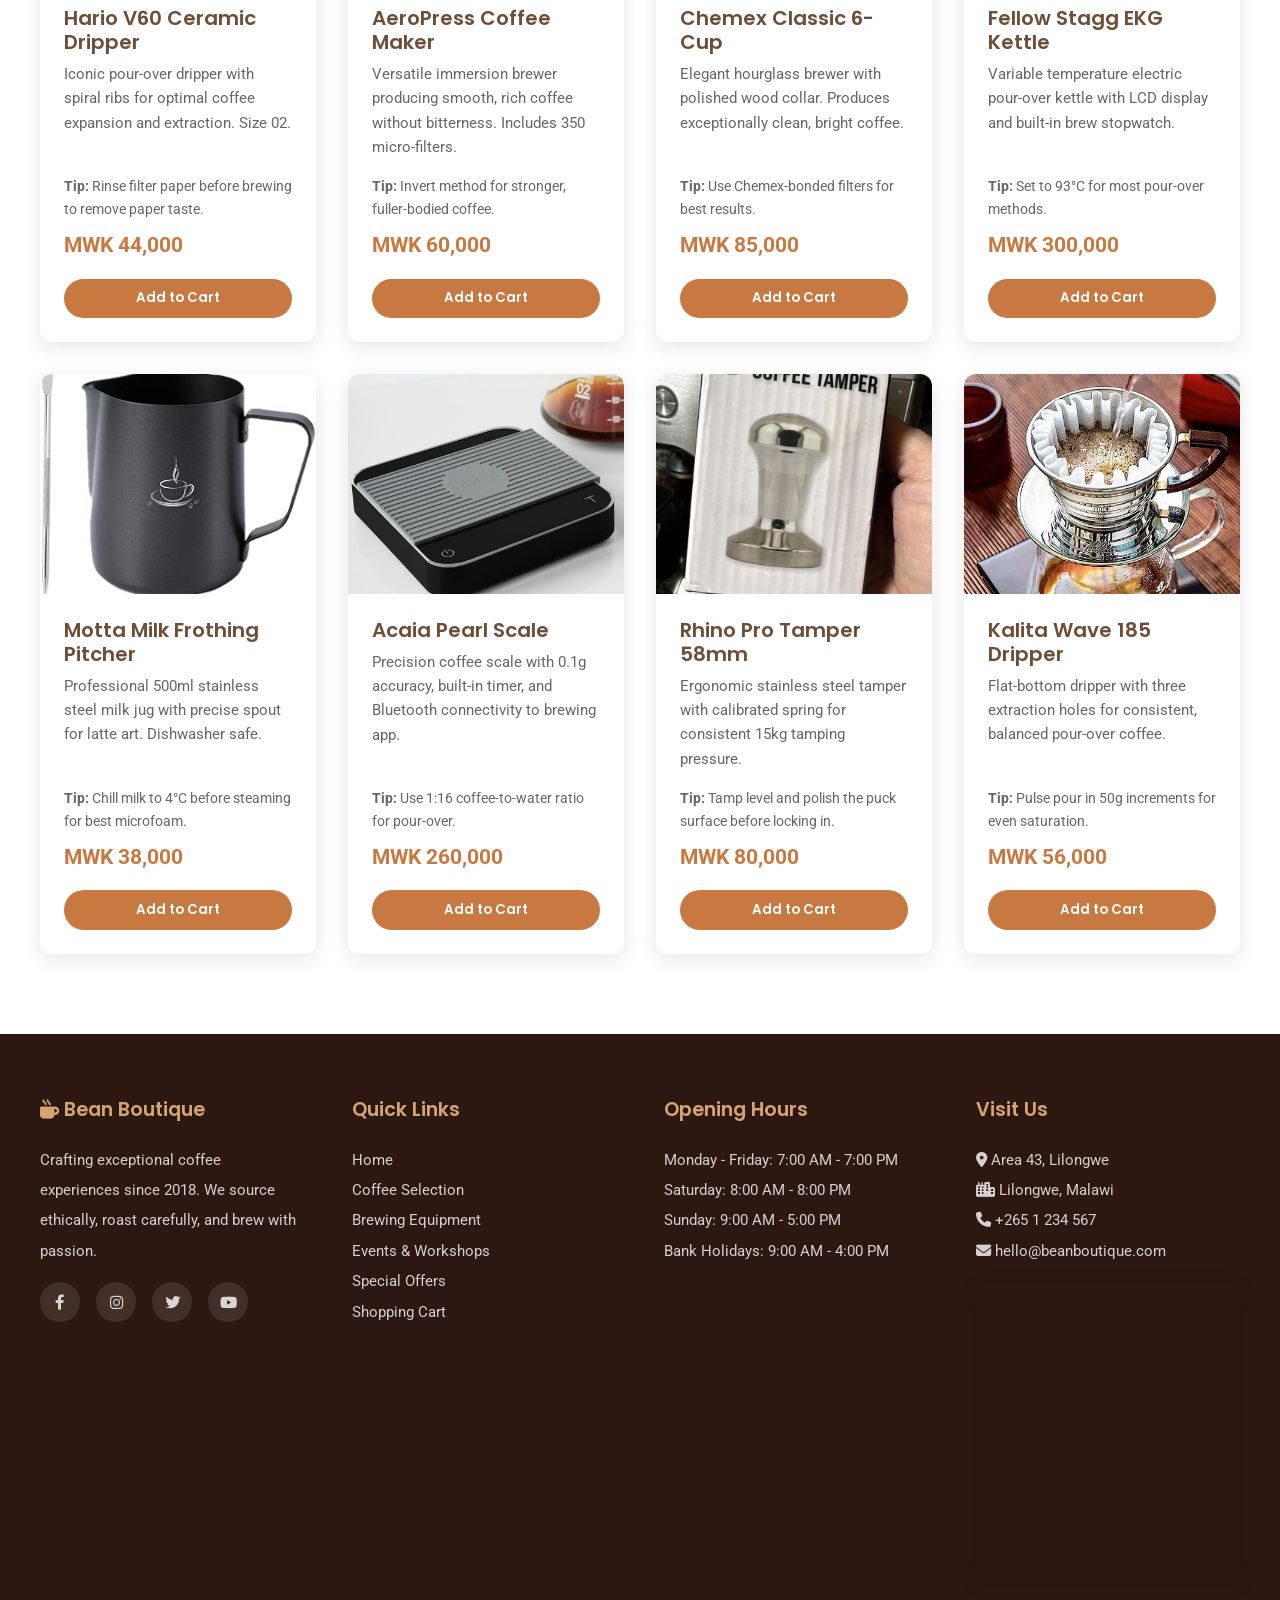
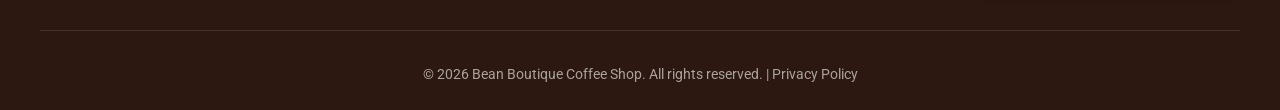
<file: equipment.html>
<!DOCTYPE html>
<html lang="en">
<head>
    <meta charset="UTF-8">
    <meta name="viewport" content="width=device-width, initial-scale=1.0">
    <meta name="description" content="Professional brewing equipment for home baristas and coffee enthusiasts at Bean Boutique.">
    <title>Brewing Equipment | Bean Boutique</title>
    
    <link rel="stylesheet" href="asserts/css/fonts.css">
    <link rel="stylesheet" href="asserts/css/fontawesome.min.css">
    <link href="https://unpkg.com/aos@2.3.1/dist/aos.css" rel="stylesheet">
    <link rel="stylesheet" href="css/style.css">
</head>
<body>

    <header>
        <div class="nav-container">
            <a href="index.html" class="logo" aria-label="Bean Boutique Home">
                <i class="fas fa-mug-hot"></i>
                Bean Boutique
            </a>
            <button class="hamburger" aria-label="Toggle navigation menu" aria-expanded="false">
                <span></span>
                <span></span>
                <span></span>
            </button>
            <nav>
                <ul>
                    <li><a href="index.html">Home</a></li>
                    <li><a href="coffee.html">Coffee Selection</a></li>
                    <li><a href="equipment.html" class="active">Brewing Equipment</a></li>
                    <li><a href="events.html">Events</a></li>
                    <li><a href="offers.html">Offers & Subscription</a></li>
                    <li>
                        <a href="cart.html" class="cart-icon" aria-label="Shopping Cart">
                            <i class="fas fa-shopping-cart"></i>
                            <span class="cart-count">0</span>
                        </a>
                    </li>
                </ul>
            </nav>
        </div>
    </header>

    <main>
        <!-- Page Header -->
        <section class="hero hero-medium" aria-label="Brewing equipment banner">
            <div class="hero-bg hero-bg-equipment"></div>
            <div class="hero-overlay"></div>
            <div class="hero-content">
                <h1>Brewing Equipment</h1>
                <p>Professional-grade tools to elevate your home brewing experience. From espresso machines to pour-over kits.</p>
            </div>
        </section>

        <!-- Equipment Grid -->
        <section class="bg-white">
            <div class="container">
                <h2 class="section-title" data-aos="fade-up">Our Equipment Range</h2>
                <p class="section-subtitle" data-aos="fade-up">Everything you need for the perfect cup at home</p>
                
                <div class="products-grid">
                    <article class="card product-card" data-aos="fade-up">
                        <img src="images/Breville Barista Pro.jpg" alt="Breville Barista Pro Espresso Machine" class="card-img">
                        <div class="card-body">
                            <h3 class="card-title">Breville Barista Pro</h3>
                            <p class="card-text">Semi-automatic espresso machine with integrated conical burr grinder and digital temperature control.</p>
                            <p class="notes-text"><strong>Tip:</strong> Preheat your portafilter for optimal extraction.</p>
                            <p class="card-price">MWK 1,100,000</p>
                            <button class="btn-add" data-id="eq-esp-pro">Add to Cart</button>
                        </div>
                    </article>

                    <article class="card product-card" data-aos="fade-up" data-aos-delay="50">
                        <img src="images/Bodum French Press.jpg" alt="Bodum French Press" class="card-img">
                        <div class="card-body">
                            <h3 class="card-title">Bodum Chambord French Press</h3>
                            <p class="card-text">Classic 8-cup French press with heat-resistant borosilicate glass and chrome-plated steel frame.</p>
                            <p class="notes-text"><strong>Tip:</strong> Use coarse grind and steep for 4 minutes.</p>
                            <p class="card-price">MWK 70,000</p>
                            <button class="btn-add" data-id="eq-fp">Add to Cart</button>
                        </div>
                    </article>

                    <article class="card product-card" data-aos="fade-up" data-aos-delay="100">
                        <img src="images/Baratza Encore Grinder.jpg" alt="Baratza Encore Coffee Grinder" class="card-img">
                        <div class="card-body">
                            <h3 class="card-title">Baratza Encore Grinder</h3>
                            <p class="card-text">Award-winning conical burr grinder with 40 grind settings, perfect for espresso to French press.</p>
                            <p class="notes-text"><strong>Tip:</strong> Clean burrs monthly for consistent results.</p>
                            <p class="card-price">MWK 280,000</p>
                            <button class="btn-add" data-id="eq-grind">Add to Cart</button>
                        </div>
                    </article>

                    <article class="card product-card" data-aos="fade-up" data-aos-delay="150">
                        <img src="images/Hario Gooseneck Kettle.jpg" alt="Hario Gooseneck Kettle" class="card-img">
                        <div class="card-body">
                            <h3 class="card-title">Hario Gooseneck Kettle</h3>
                            <p class="card-text">Stainless steel pour-over kettle with precision gooseneck spout for controlled water flow. 1.2L capacity.</p>
                            <p class="notes-text"><strong>Tip:</strong> Heat water to 92-96°C for optimal extraction.</p>
                            <p class="card-price">MWK 90,000</p>
                            <button class="btn-add" data-id="eq-kettle">Add to Cart</button>
                        </div>
                    </article>

                    <article class="card product-card" data-aos="fade-up">
                        <img src="images/Hario V60 Ceramic Dripper.jpg" alt="Hario V60 Ceramic Dripper" class="card-img">
                        <div class="card-body">
                            <h3 class="card-title">Hario V60 Ceramic Dripper</h3>
                            <p class="card-text">Iconic pour-over dripper with spiral ribs for optimal coffee expansion and extraction. Size 02.</p>
                            <p class="notes-text"><strong>Tip:</strong> Rinse filter paper before brewing to remove paper taste.</p>
                            <p class="card-price">MWK 44,000</p>
                            <button class="btn-add" data-id="eq-v60">Add to Cart</button>
                        </div>
                    </article>

                    <article class="card product-card" data-aos="fade-up" data-aos-delay="50">
                        <img src="images/AeroPress Coffee Maker.jpg" alt="AeroPress Coffee Maker" class="card-img">
                        <div class="card-body">
                            <h3 class="card-title">AeroPress Coffee Maker</h3>
                            <p class="card-text">Versatile immersion brewer producing smooth, rich coffee without bitterness. Includes 350 micro-filters.</p>
                            <p class="notes-text"><strong>Tip:</strong> Invert method for stronger, fuller-bodied coffee.</p>
                            <p class="card-price">MWK 60,000</p>
                            <button class="btn-add" data-id="eq-aero">Add to Cart</button>
                        </div>
                    </article>

                    <article class="card product-card" data-aos="fade-up" data-aos-delay="100">
                        <img src="images/Chemex Classic 6-Cup.jpg" alt="Chemex Classic Coffee Maker" class="card-img">
                        <div class="card-body">
                            <h3 class="card-title">Chemex Classic 6-Cup</h3>
                            <p class="card-text">Elegant hourglass brewer with polished wood collar. Produces exceptionally clean, bright coffee.</p>
                            <p class="notes-text"><strong>Tip:</strong> Use Chemex-bonded filters for best results.</p>
                            <p class="card-price">MWK 85,000</p>
                            <button class="btn-add" data-id="eq-chemex">Add to Cart</button>
                        </div>
                    </article>

                    <article class="card product-card" data-aos="fade-up" data-aos-delay="150">
                        <img src="images/Fellow Stagg EKG Kettle.jpg" alt="Fellow Stagg EKG Electric Kettle" class="card-img">
                        <div class="card-body">
                            <h3 class="card-title">Fellow Stagg EKG Kettle</h3>
                            <p class="card-text">Variable temperature electric pour-over kettle with LCD display and built-in brew stopwatch.</p>
                            <p class="notes-text"><strong>Tip:</strong> Set to 93°C for most pour-over methods.</p>
                            <p class="card-price">MWK 300,000</p>
                            <button class="btn-add" data-id="eq-ekg">Add to Cart</button>
                        </div>
                    </article>

                    <article class="card product-card" data-aos="fade-up">
                        <img src="images/Motta Milk Frothing Pitcher.jpg" alt="Motta Milk Frothing Pitcher" class="card-img">
                        <div class="card-body">
                            <h3 class="card-title">Motta Milk Frothing Pitcher</h3>
                            <p class="card-text">Professional 500ml stainless steel milk jug with precise spout for latte art. Dishwasher safe.</p>
                            <p class="notes-text"><strong>Tip:</strong> Chill milk to 4°C before steaming for best microfoam.</p>
                            <p class="card-price">MWK 38,000</p>
                            <button class="btn-add" data-id="eq-pitcher">Add to Cart</button>
                        </div>
                    </article>

                    <article class="card product-card" data-aos="fade-up" data-aos-delay="50">
                        <img src="images/Acaia Pearl Scale.jpg" alt="Acaia Pearl Coffee Scale" class="card-img">
                        <div class="card-body">
                            <h3 class="card-title">Acaia Pearl Scale</h3>
                            <p class="card-text">Precision coffee scale with 0.1g accuracy, built-in timer, and Bluetooth connectivity to brewing app.</p>
                            <p class="notes-text"><strong>Tip:</strong> Use 1:16 coffee-to-water ratio for pour-over.</p>
                            <p class="card-price">MWK 260,000</p>
                            <button class="btn-add" data-id="eq-scale">Add to Cart</button>
                        </div>
                    </article>

                    <article class="card product-card" data-aos="fade-up" data-aos-delay="100">
                        <img src="images/Rhino Coffee Gear Pro Tamper.jpg" alt="Rhino Coffee Tamper" class="card-img">
                        <div class="card-body">
                            <h3 class="card-title">Rhino Pro Tamper 58mm</h3>
                            <p class="card-text">Ergonomic stainless steel tamper with calibrated spring for consistent 15kg tamping pressure.</p>
                            <p class="notes-text"><strong>Tip:</strong> Tamp level and polish the puck surface before locking in.</p>
                            <p class="card-price">MWK 80,000</p>
                            <button class="btn-add" data-id="eq-tamper">Add to Cart</button>
                        </div>
                    </article>

                    <article class="card product-card" data-aos="fade-up" data-aos-delay="150">
                        <img src="images/Kalita Wave 185 Stainless Dripper.jpg" alt="Kalita Wave Dripper" class="card-img">
                        <div class="card-body">
                            <h3 class="card-title">Kalita Wave 185 Dripper</h3>
                            <p class="card-text">Flat-bottom dripper with three extraction holes for consistent, balanced pour-over coffee.</p>
                            <p class="notes-text"><strong>Tip:</strong> Pulse pour in 50g increments for even saturation.</p>
                            <p class="card-price">MWK 56,000</p>
                            <button class="btn-add" data-id="eq-kalita">Add to Cart</button>
                        </div>
                    </article>
                </div>
            </div>
        </section>
    </main>

    <footer>
        <div class="footer-grid">
            <div class="footer-col">
                <h3><i class="fas fa-mug-hot"></i> Bean Boutique</h3>
                <p>Crafting exceptional coffee experiences since 2018. We source ethically, roast carefully, and brew with passion.</p>
                <div class="footer-social">
                    <a href="#" aria-label="Facebook"><i class="fab fa-facebook-f"></i></a>
                    <a href="#" aria-label="Instagram"><i class="fab fa-instagram"></i></a>
                    <a href="#" aria-label="Twitter"><i class="fab fa-twitter"></i></a>
                    <a href="#" aria-label="YouTube"><i class="fab fa-youtube"></i></a>
                </div>
            </div>
            <div class="footer-col">
                <h3>Quick Links</h3>
                <p><a href="index.html">Home</a></p>
                <p><a href="coffee.html">Coffee Selection</a></p>
                <p><a href="equipment.html">Brewing Equipment</a></p>
                <p><a href="events.html">Events & Workshops</a></p>
                <p><a href="offers.html">Special Offers</a></p>
                <p><a href="cart.html">Shopping Cart</a></p>
            </div>
            <div class="footer-col">
                <h3>Opening Hours</h3>
                <p>Monday - Friday: 7:00 AM - 7:00 PM</p>
                <p>Saturday: 8:00 AM - 8:00 PM</p>
                <p>Sunday: 9:00 AM - 5:00 PM</p>
                <p>Bank Holidays: 9:00 AM - 4:00 PM</p>
            </div>
            <div class="footer-col">
                <h3>Visit Us</h3>
                <p><i class="fas fa-map-marker-alt"></i> Area 43, Lilongwe</p>
                <p><i class="fas fa-city"></i> Lilongwe, Malawi</p>
                <p><i class="fas fa-phone"></i> +265 1 234 567</p>
                <p><i class="fas fa-envelope"></i> hello@beanboutique.com</p>
                <div class="map-container">
                    <iframe 
                        src="https://www.google.com/maps/embed?pb=!1m18!1m12!1m3!1d30834.123456!2d33.7741!3d-13.9626!2m3!1f0!2f0!3f0!3m2!1i1024!2i768!4f13.1!3m3!1m2!1s0x1921a6c5b8c5e6b7%3A0x123456789abcdef!2sLilongwe!5e0!3m2!1sen!2smw!4v1700000000" 
                        allowfullscreen="" 
                        loading="lazy" 
                        referrerpolicy="no-referrer-when-downgrade"
                        title="Bean Boutique location on Google Maps">
                    </iframe>
                </div>
            </div>
        </div>
        <div class="footer-bottom">
            <p>&copy; 2026 Bean Boutique Coffee Shop. All rights reserved. | <a href="#" class="footer-privacy">Privacy Policy</a></p>
        </div>
    </footer>

    <script src="https://unpkg.com/aos@2.3.1/dist/aos.js"></script>
    <script src="js/scripts.js"></script>
</body>
</html>
</file>
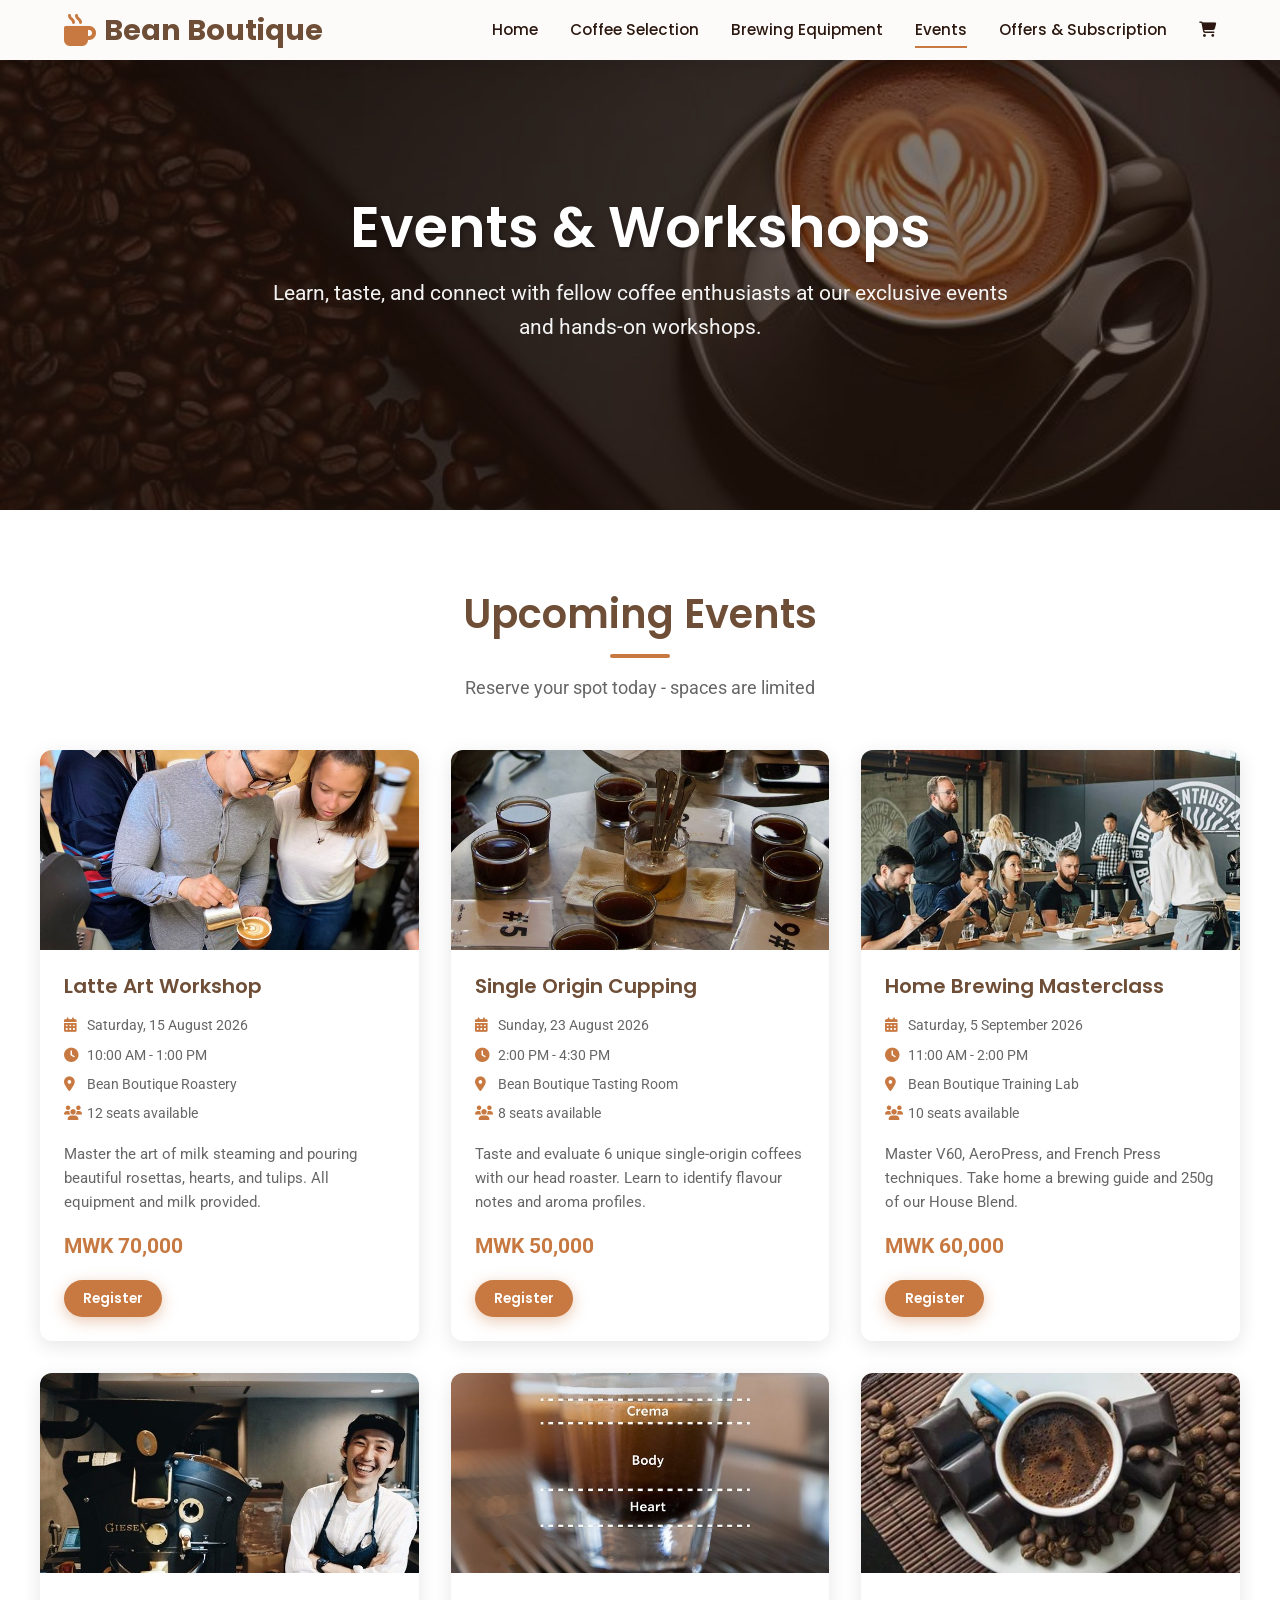
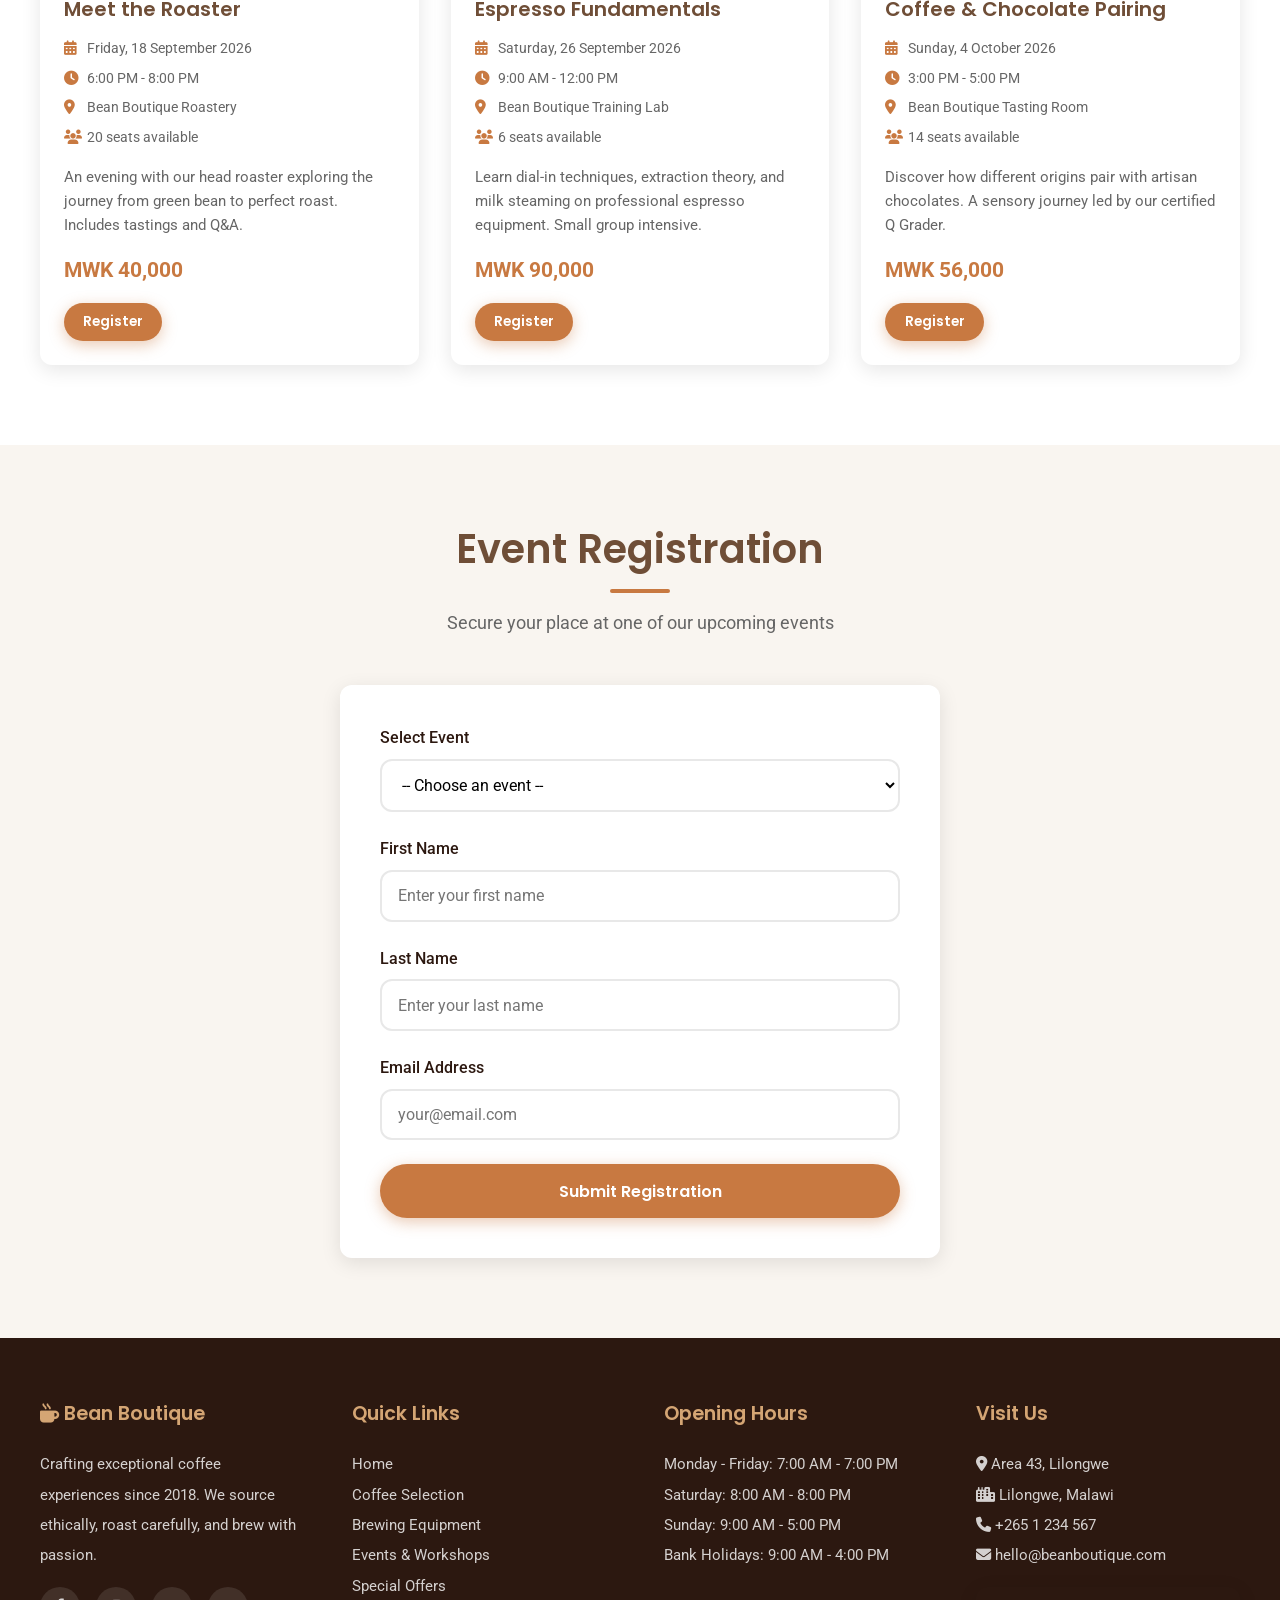
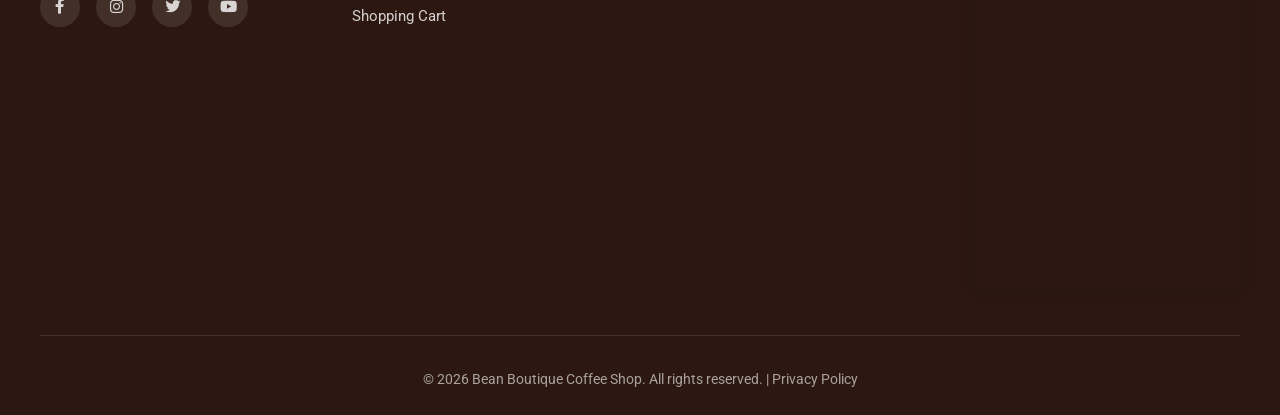
<file: events.html>
<!DOCTYPE html>
<html lang="en">
<head>
    <meta charset="UTF-8">
    <meta name="viewport" content="width=device-width, initial-scale=1.0">
    <meta name="description" content="Join Bean Boutique's coffee events, workshops, and tasting sessions.">
    <title>Events & Workshops | Bean Boutique</title>
    
    <link rel="stylesheet" href="asserts/css/fonts.css">
    <link rel="stylesheet" href="asserts/css/fontawesome.min.css">
    <link href="https://unpkg.com/aos@2.3.1/dist/aos.css" rel="stylesheet">
    <link rel="stylesheet" href="css/style.css">
</head>
<body>

    <header>
        <div class="nav-container">
            <a href="index.html" class="logo" aria-label="Bean Boutique Home">
                <i class="fas fa-mug-hot"></i>
                Bean Boutique
            </a>
            <button class="hamburger" aria-label="Toggle navigation menu" aria-expanded="false">
                <span></span>
                <span></span>
                <span></span>
            </button>
            <nav>
                <ul>
                    <li><a href="index.html">Home</a></li>
                    <li><a href="coffee.html">Coffee Selection</a></li>
                    <li><a href="equipment.html">Brewing Equipment</a></li>
                    <li><a href="events.html" class="active">Events</a></li>
                    <li><a href="offers.html">Offers & Subscription</a></li>
                    <li>
                        <a href="cart.html" class="cart-icon" aria-label="Shopping Cart">
                            <i class="fas fa-shopping-cart"></i>
                            <span class="cart-count">0</span>
                        </a>
                    </li>
                </ul>
            </nav>
        </div>
    </header>

    <main>
        <!-- Page Header -->
        <section class="hero hero-medium" aria-label="Events banner">
            <div class="hero-bg hero-bg-events"></div>
            <div class="hero-overlay"></div>
            <div class="hero-content">
                <h1>Events & Workshops</h1>
                <p>Learn, taste, and connect with fellow coffee enthusiasts at our exclusive events and hands-on workshops.</p>
            </div>
        </section>

        <!-- Upcoming Events -->
        <section class="bg-white">
            <div class="container">
                <h2 class="section-title" data-aos="fade-up">Upcoming Events</h2>
                <p class="section-subtitle" data-aos="fade-up">Reserve your spot today - spaces are limited</p>
                
                <div class="card-grid">
                    <article class="event-card" data-aos="fade-up">
                        <img src="images/Latte Art Workshop.jpg" alt="Latte Art Workshop" class="event-img">
                        <div class="event-body">
                            <h3 class="card-title">Latte Art Workshop</h3>
                            <div class="event-meta">
                                <span><i class="fas fa-calendar-alt"></i> Saturday, 15 August 2026</span>
                                <span><i class="fas fa-clock"></i> 10:00 AM - 1:00 PM</span>
                                <span><i class="fas fa-map-marker-alt"></i> Bean Boutique Roastery</span>
                                <span><i class="fas fa-users"></i> 12 seats available</span>
                            </div>
                            <p class="card-text">Master the art of milk steaming and pouring beautiful rosettas, hearts, and tulips. All equipment and milk provided.</p>
                            <p class="card-price">MWK 70,000</p>
                            <a href="#register" class="btn btn-primary btn-small">Register</a>
                        </div>
                    </article>

                    <article class="event-card" data-aos="fade-up" data-aos-delay="100">
                        <img src="images/Single Origin Cupping Session.jpg" alt="Coffee Cupping Session" class="event-img">
                        <div class="event-body">
                            <h3 class="card-title">Single Origin Cupping</h3>
                            <div class="event-meta">
                                <span><i class="fas fa-calendar-alt"></i> Sunday, 23 August 2026</span>
                                <span><i class="fas fa-clock"></i> 2:00 PM - 4:30 PM</span>
                                <span><i class="fas fa-map-marker-alt"></i> Bean Boutique Tasting Room</span>
                                <span><i class="fas fa-users"></i> 8 seats available</span>
                            </div>
                            <p class="card-text">Taste and evaluate 6 unique single-origin coffees with our head roaster. Learn to identify flavour notes and aroma profiles.</p>
                            <p class="card-price">MWK 50,000</p>
                            <a href="#register" class="btn btn-primary btn-small">Register</a>
                        </div>
                    </article>

                    <article class="event-card" data-aos="fade-up" data-aos-delay="200">
                        <img src="images/Home Brewing Masterclass.jpg" alt="Home Brewing Masterclass" class="event-img">
                        <div class="event-body">
                            <h3 class="card-title">Home Brewing Masterclass</h3>
                            <div class="event-meta">
                                <span><i class="fas fa-calendar-alt"></i> Saturday, 5 September 2026</span>
                                <span><i class="fas fa-clock"></i> 11:00 AM - 2:00 PM</span>
                                <span><i class="fas fa-map-marker-alt"></i> Bean Boutique Training Lab</span>
                                <span><i class="fas fa-users"></i> 10 seats available</span>
                            </div>
                            <p class="card-text">Master V60, AeroPress, and French Press techniques. Take home a brewing guide and 250g of our House Blend.</p>
                            <p class="card-price">MWK 60,000</p>
                            <a href="#register" class="btn btn-primary btn-small">Register</a>
                        </div>
                    </article>

                    <article class="event-card" data-aos="fade-up">
                        <img src="images/Meet the Roaster.jpg" alt="Meet the Roaster" class="event-img">
                        <div class="event-body">
                            <h3 class="card-title">Meet the Roaster</h3>
                            <div class="event-meta">
                                <span><i class="fas fa-calendar-alt"></i> Friday, 18 September 2026</span>
                                <span><i class="fas fa-clock"></i> 6:00 PM - 8:00 PM</span>
                                <span><i class="fas fa-map-marker-alt"></i> Bean Boutique Roastery</span>
                                <span><i class="fas fa-users"></i> 20 seats available</span>
                            </div>
                            <p class="card-text">An evening with our head roaster exploring the journey from green bean to perfect roast. Includes tastings and Q&A.</p>
                            <p class="card-price">MWK 40,000</p>
                            <a href="#register" class="btn btn-primary btn-small">Register</a>
                        </div>
                    </article>

                    <article class="event-card" data-aos="fade-up" data-aos-delay="100">
                        <img src="images/Espresso Fundamentals.jpg" alt="Espresso Fundamentals" class="event-img">
                        <div class="event-body">
                            <h3 class="card-title">Espresso Fundamentals</h3>
                            <div class="event-meta">
                                <span><i class="fas fa-calendar-alt"></i> Saturday, 26 September 2026</span>
                                <span><i class="fas fa-clock"></i> 9:00 AM - 12:00 PM</span>
                                <span><i class="fas fa-map-marker-alt"></i> Bean Boutique Training Lab</span>
                                <span><i class="fas fa-users"></i> 6 seats available</span>
                            </div>
                            <p class="card-text">Learn dial-in techniques, extraction theory, and milk steaming on professional espresso equipment. Small group intensive.</p>
                            <p class="card-price">MWK 90,000</p>
                            <a href="#register" class="btn btn-primary btn-small">Register</a>
                        </div>
                    </article>

                    <article class="event-card" data-aos="fade-up" data-aos-delay="200">
                        <img src="images/Coffee & Chocolate Pairing.jpg" alt="Coffee & Chocolate Pairing" class="event-img">
                        <div class="event-body">
                            <h3 class="card-title">Coffee & Chocolate Pairing</h3>
                            <div class="event-meta">
                                <span><i class="fas fa-calendar-alt"></i> Sunday, 4 October 2026</span>
                                <span><i class="fas fa-clock"></i> 3:00 PM - 5:00 PM</span>
                                <span><i class="fas fa-map-marker-alt"></i> Bean Boutique Tasting Room</span>
                                <span><i class="fas fa-users"></i> 14 seats available</span>
                            </div>
                            <p class="card-text">Discover how different origins pair with artisan chocolates. A sensory journey led by our certified Q Grader.</p>
                            <p class="card-price">MWK 56,000</p>
                            <a href="#register" class="btn btn-primary btn-small">Register</a>
                        </div>
                    </article>
                </div>
            </div>
        </section>

        <!-- Registration Form -->
        <section id="register">
            <div class="container">
                <h2 class="section-title" data-aos="fade-up">Event Registration</h2>
                <p class="section-subtitle" data-aos="fade-up">Secure your place at one of our upcoming events</p>
                
                <div class="form-wrapper" data-aos="fade-up">
                    <form id="eventRegistration">
                        <div class="form-group">
                            <label for="eventName">Select Event</label>
                            <select id="eventName" name="eventName" required aria-required="true">
                                <option value="">-- Choose an event --</option>
                                <option value="Latte Art Workshop">Latte Art Workshop - MWK 70,000</option>
                                <option value="Single Origin Cupping">Single Origin Cupping - MWK 50,000</option>
                                <option value="Home Brewing Masterclass">Home Brewing Masterclass - MWK 60,000</option>
                                <option value="Meet the Roaster">Meet the Roaster - MWK 40,000</option>
                                <option value="Espresso Fundamentals">Espresso Fundamentals - MWK 90,000</option>
                                <option value="Coffee & Chocolate Pairing">Coffee & Chocolate Pairing - MWK 56,000</option>
                            </select>
                        </div>
                        <div class="form-group">
                            <label for="firstName">First Name</label>
                            <input type="text" id="firstName" name="firstName" placeholder="Enter your first name" required aria-required="true">
                        </div>
                        <div class="form-group">
                            <label for="lastName">Last Name</label>
                            <input type="text" id="lastName" name="lastName" placeholder="Enter your last name" required aria-required="true">
                        </div>
                        <div class="form-group">
                            <label for="email">Email Address</label>
                            <input type="email" id="email" name="email" placeholder="your@email.com" required aria-required="true">
                        </div>
                        <button type="submit" class="btn btn-primary full-width">Submit Registration</button>
                    </form>
                </div>
            </div>
        </section>
    </main>

    <footer>
        <div class="footer-grid">
            <div class="footer-col">
                <h3><i class="fas fa-mug-hot"></i> Bean Boutique</h3>
                <p>Crafting exceptional coffee experiences since 2018. We source ethically, roast carefully, and brew with passion.</p>
                <div class="footer-social">
                    <a href="#" aria-label="Facebook"><i class="fab fa-facebook-f"></i></a>
                    <a href="#" aria-label="Instagram"><i class="fab fa-instagram"></i></a>
                    <a href="#" aria-label="Twitter"><i class="fab fa-twitter"></i></a>
                    <a href="#" aria-label="YouTube"><i class="fab fa-youtube"></i></a>
                </div>
            </div>
            <div class="footer-col">
                <h3>Quick Links</h3>
                <p><a href="index.html">Home</a></p>
                <p><a href="coffee.html">Coffee Selection</a></p>
                <p><a href="equipment.html">Brewing Equipment</a></p>
                <p><a href="events.html">Events & Workshops</a></p>
                <p><a href="offers.html">Special Offers</a></p>
                <p><a href="cart.html">Shopping Cart</a></p>
            </div>
            <div class="footer-col">
                <h3>Opening Hours</h3>
                <p>Monday - Friday: 7:00 AM - 7:00 PM</p>
                <p>Saturday: 8:00 AM - 8:00 PM</p>
                <p>Sunday: 9:00 AM - 5:00 PM</p>
                <p>Bank Holidays: 9:00 AM - 4:00 PM</p>
            </div>
            <div class="footer-col">
                <h3>Visit Us</h3>
                <p><i class="fas fa-map-marker-alt"></i> Area 43, Lilongwe</p>
                <p><i class="fas fa-city"></i> Lilongwe, Malawi</p>
                <p><i class="fas fa-phone"></i> +265 1 234 567</p>
                <p><i class="fas fa-envelope"></i> hello@beanboutique.com</p>
                <div class="map-container">
                    <iframe 
                        src="https://www.google.com/maps/embed?pb=!1m18!1m12!1m3!1d30834.123456!2d33.7741!3d-13.9626!2m3!1f0!2f0!3f0!3m2!1i1024!2i768!4f13.1!3m3!1m2!1s0x1921a6c5b8c5e6b7%3A0x123456789abcdef!2sLilongwe!5e0!3m2!1sen!2smw!4v1700000000" 
                        allowfullscreen="" 
                        loading="lazy" 
                        referrerpolicy="no-referrer-when-downgrade"
                        title="Bean Boutique location on Google Maps">
                    </iframe>
                </div>
            </div>
        </div>
        <div class="footer-bottom">
            <p>&copy; 2026 Bean Boutique Coffee Shop. All rights reserved. | <a href="#" class="footer-privacy">Privacy Policy</a></p>
        </div>
    </footer>

    <script src="https://unpkg.com/aos@2.3.1/dist/aos.js"></script>
    <script src="js/scripts.js"></script>
</body>
</html>
</file>
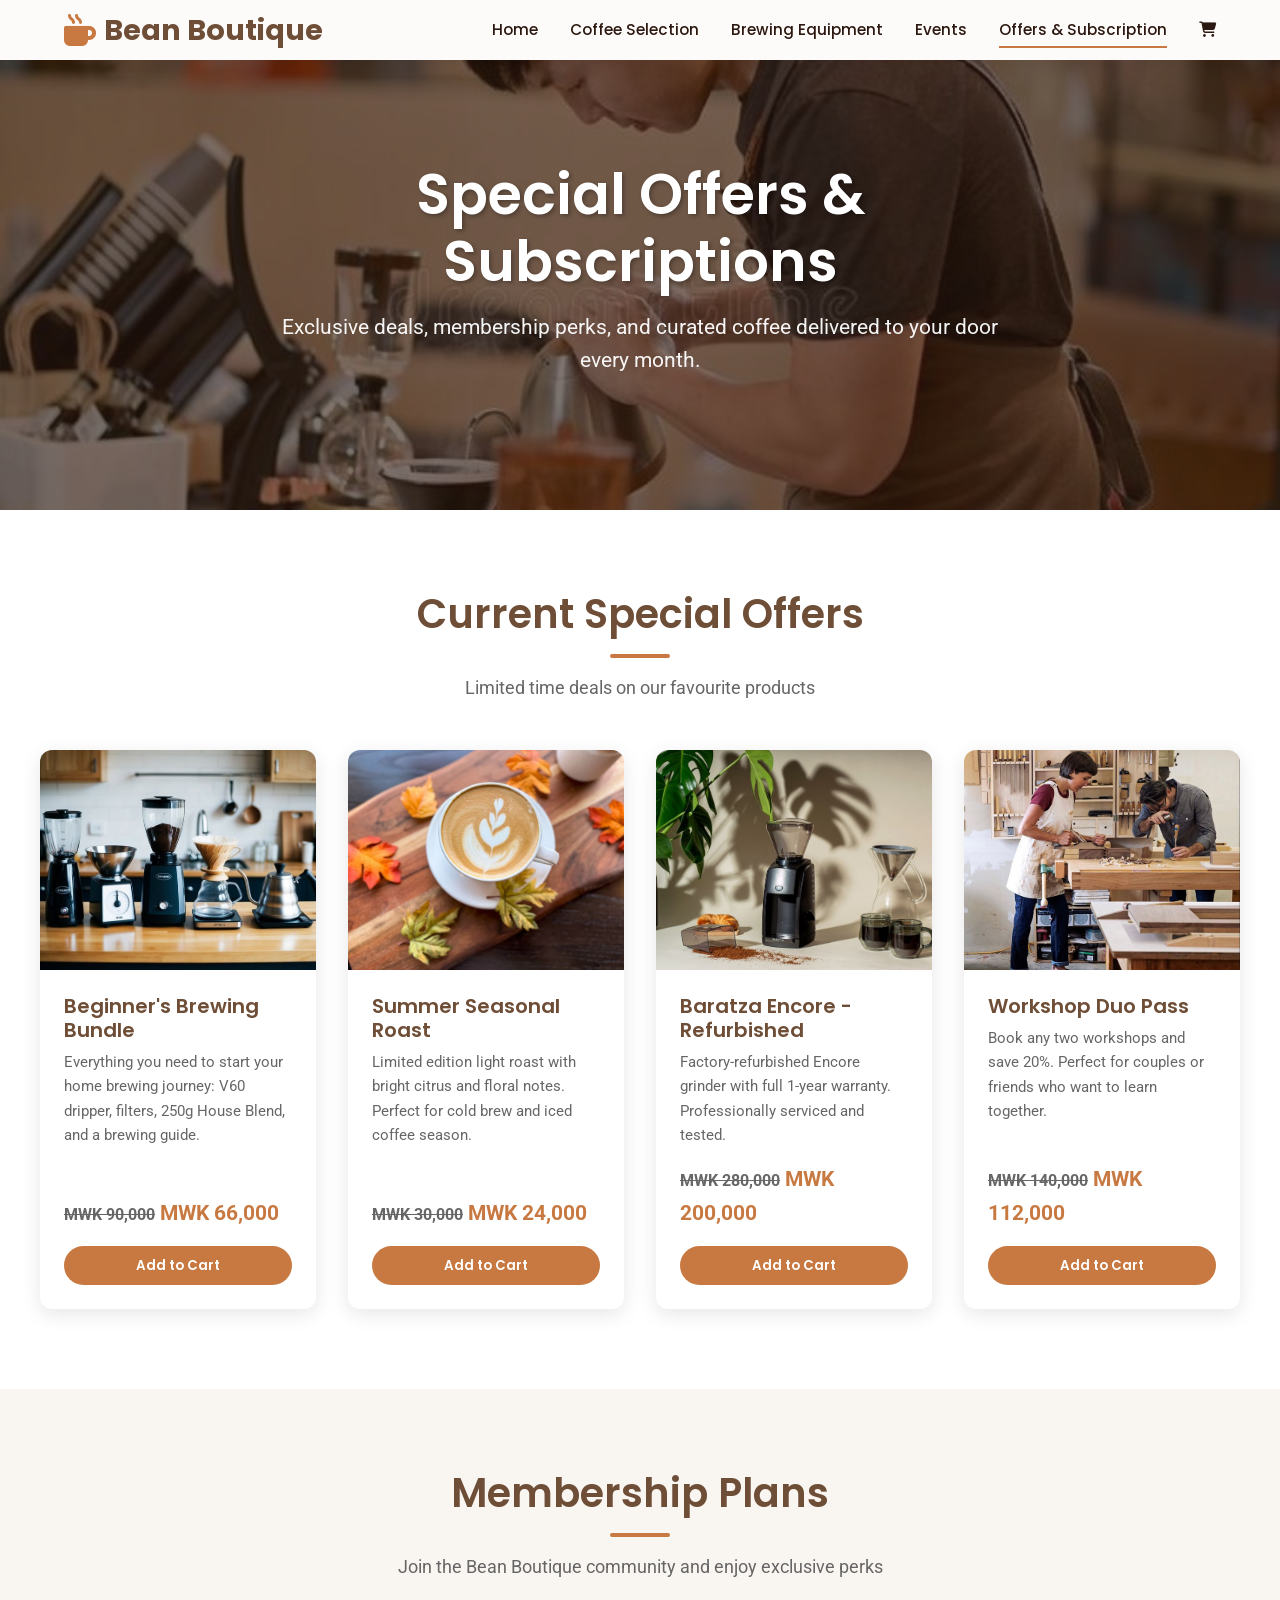
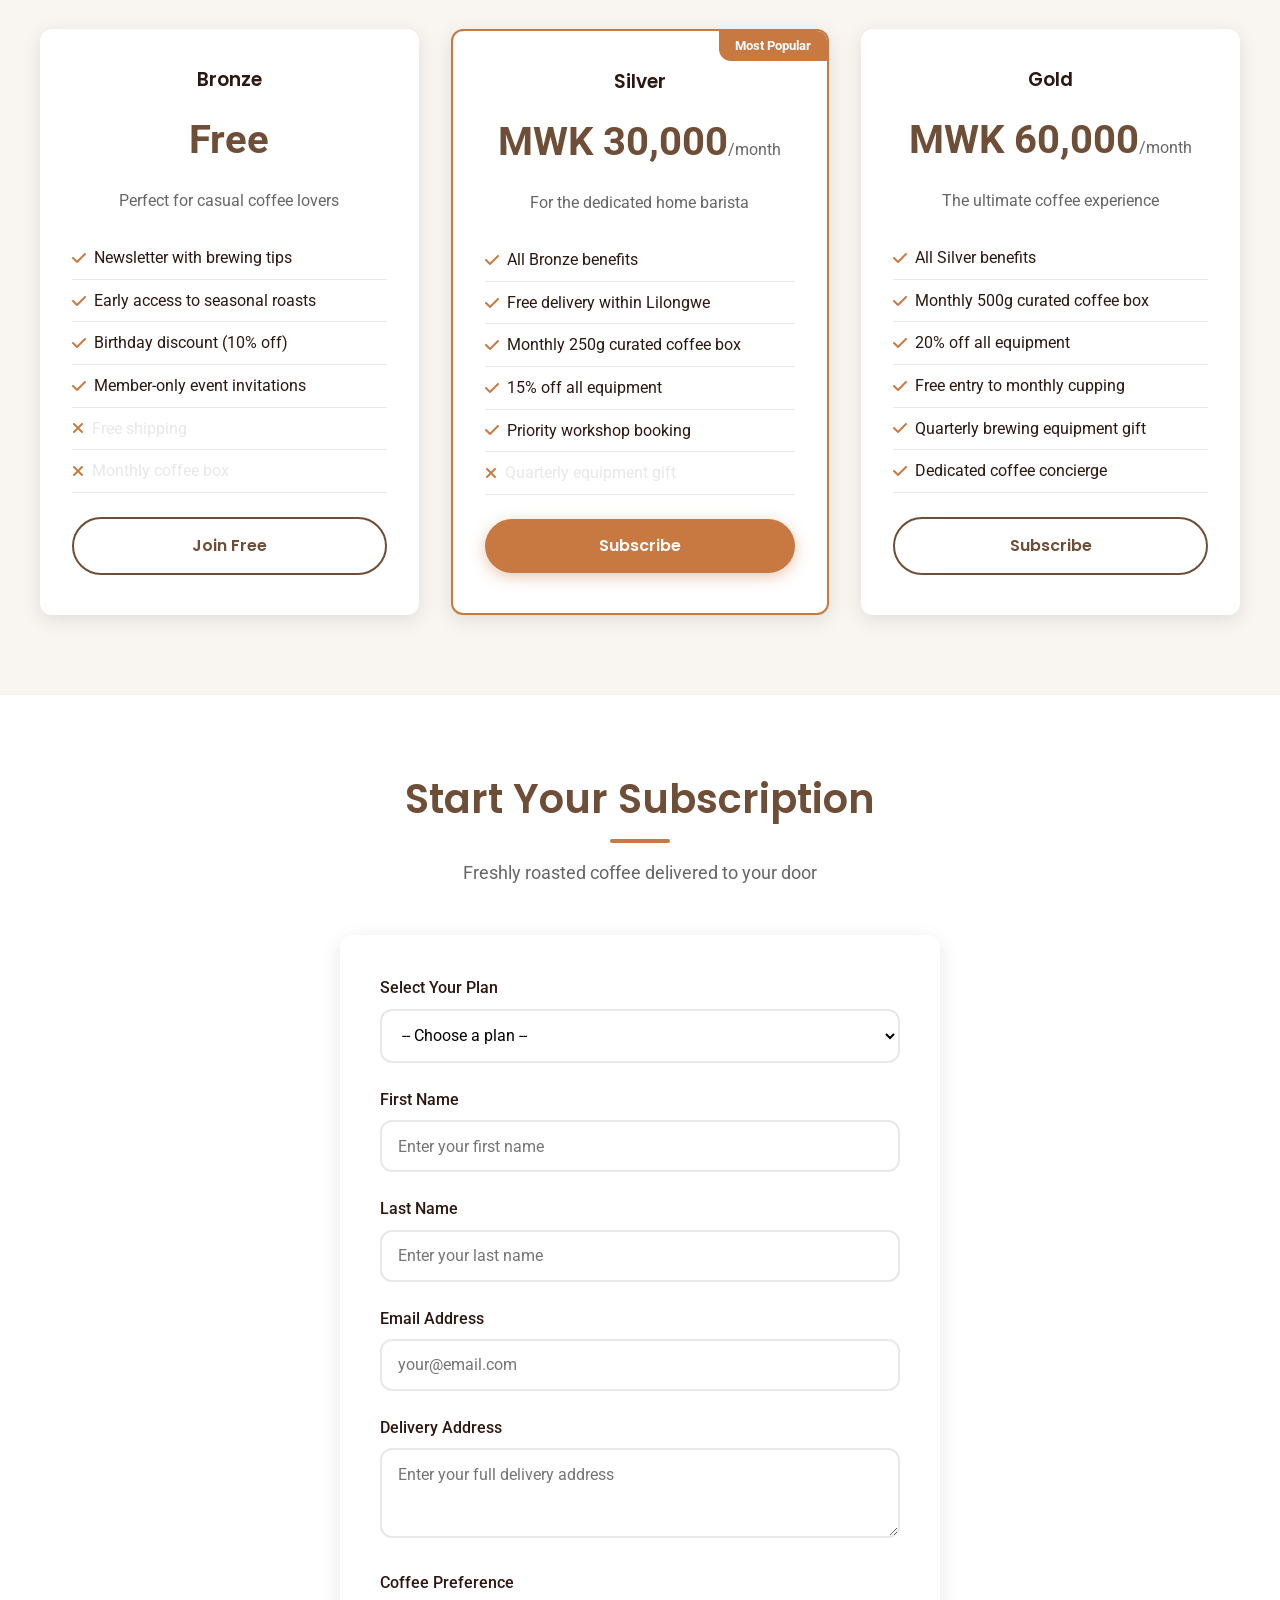
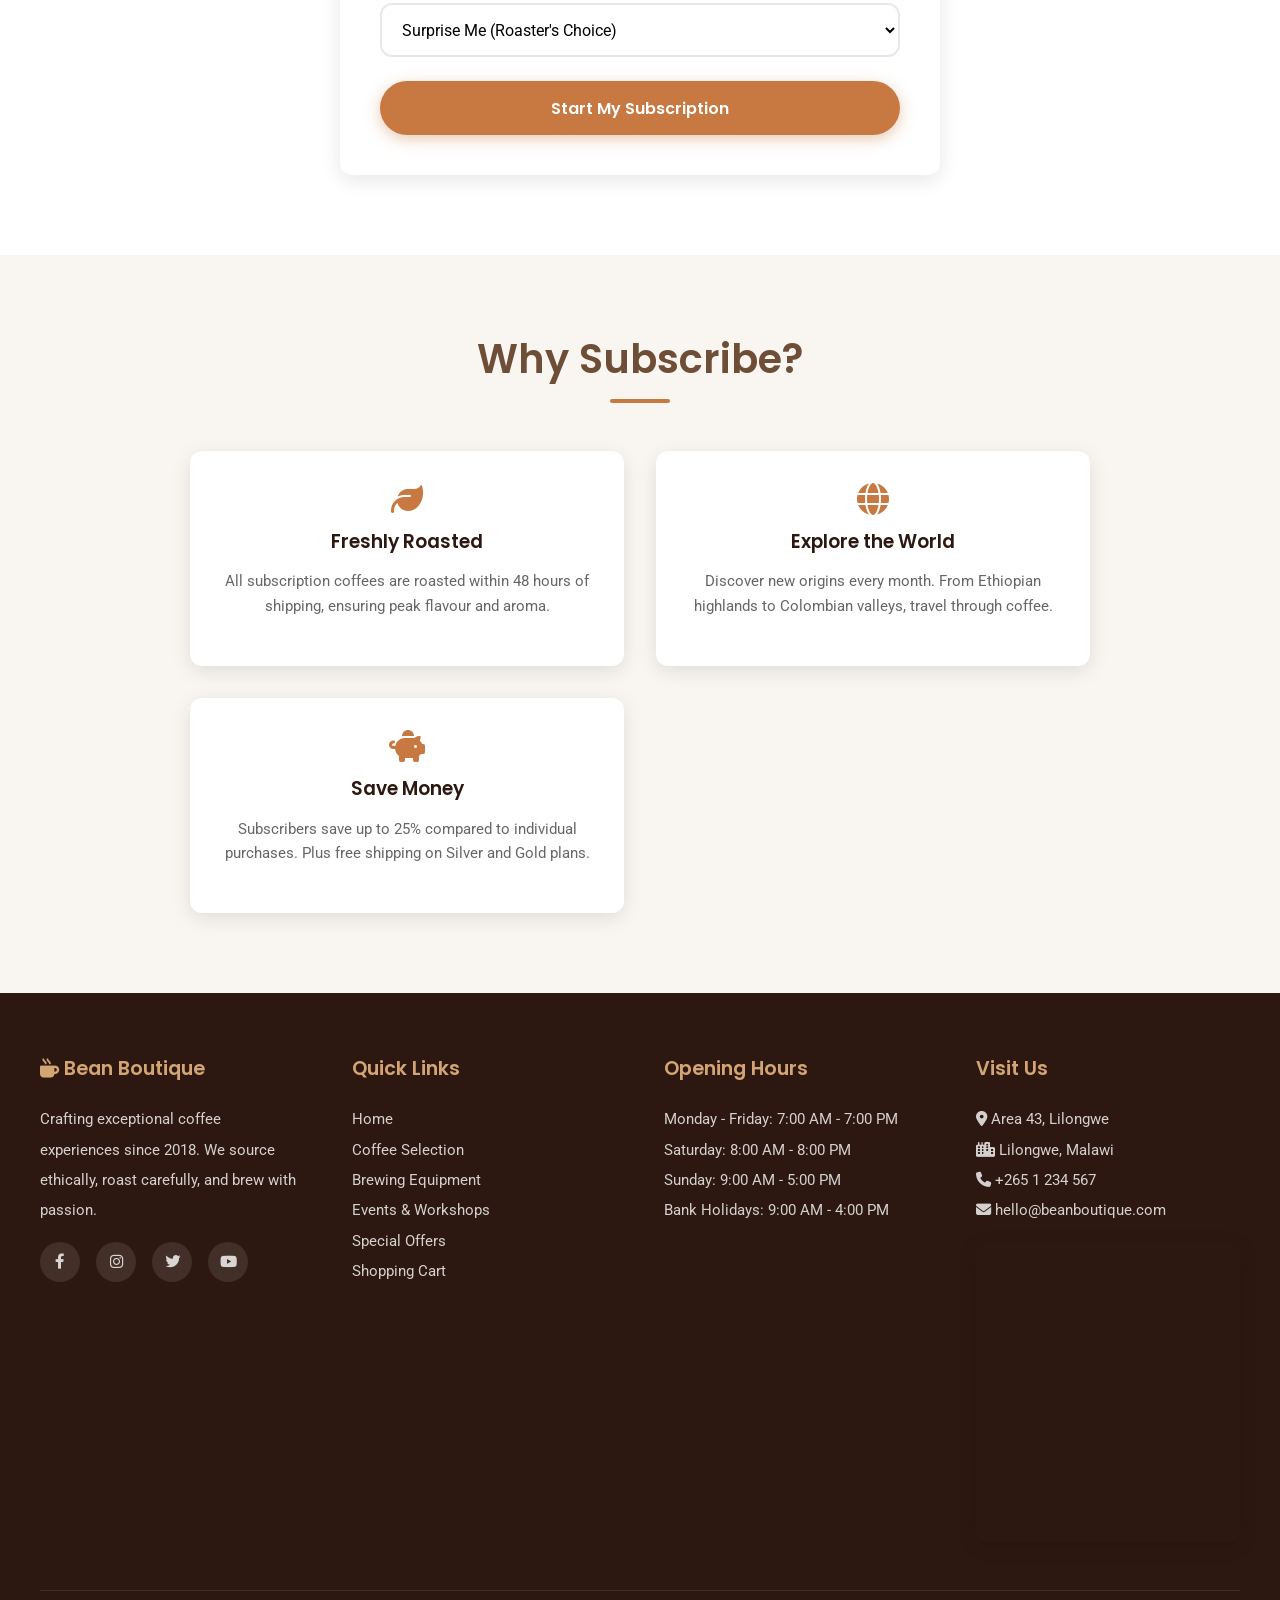
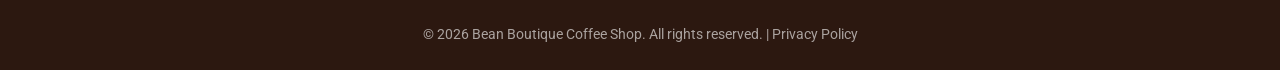
<file: offers.html>
<!DOCTYPE html>
<html lang="en">
<head>
    <meta charset="UTF-8">
    <meta name="viewport" content="width=device-width, initial-scale=1.0">
    <meta name="description" content="Special offers, membership plans, and coffee subscription services at Bean Boutique.">
    <title>Offers & Subscription | Bean Boutique</title>
    
    <link rel="stylesheet" href="asserts/css/fonts.css">
    <link rel="stylesheet" href="asserts/css/fontawesome.min.css">
    <link href="https://unpkg.com/aos@2.3.1/dist/aos.css" rel="stylesheet">
    <link rel="stylesheet" href="css/style.css">
</head>
<body>

    <header>
        <div class="nav-container">
            <a href="index.html" class="logo" aria-label="Bean Boutique Home">
                <i class="fas fa-mug-hot"></i>
                Bean Boutique
            </a>
            <button class="hamburger" aria-label="Toggle navigation menu" aria-expanded="false">
                <span></span>
                <span></span>
                <span></span>
            </button>
            <nav>
                <ul>
                    <li><a href="index.html">Home</a></li>
                    <li><a href="coffee.html">Coffee Selection</a></li>
                    <li><a href="equipment.html">Brewing Equipment</a></li>
                    <li><a href="events.html">Events</a></li>
                    <li><a href="offers.html" class="active">Offers & Subscription</a></li>
                    <li>
                        <a href="cart.html" class="cart-icon" aria-label="Shopping Cart">
                            <i class="fas fa-shopping-cart"></i>
                            <span class="cart-count">0</span>
                        </a>
                    </li>
                </ul>
            </nav>
        </div>
    </header>

    <main>
        <!-- Page Header -->
        <section class="hero hero-medium" aria-label="Offers and subscription banner">
            <div class="hero-bg hero-bg-offers"></div>
            <div class="hero-overlay"></div>
            <div class="hero-content">
                <h1>Special Offers & Subscriptions</h1>
                <p>Exclusive deals, membership perks, and curated coffee delivered to your door every month.</p>
            </div>
        </section>

        <!-- Special Offers -->
        <section class="bg-white">
            <div class="container">
                <h2 class="section-title" data-aos="fade-up">Current Special Offers</h2>
                <p class="section-subtitle" data-aos="fade-up">Limited time deals on our favourite products</p>
                
                <div class="products-grid">
                    <article class="card product-card" data-aos="fade-up">
                        <img src="images/Beginner's Brewing Bundle.jpg" alt="Starter Bundle" class="card-img">
                        <div class="card-body">
                            <h3 class="card-title">Beginner's Brewing Bundle</h3>
                            <p class="card-text">Everything you need to start your home brewing journey: V60 dripper, filters, 250g House Blend, and a brewing guide.</p>
                            <p class="card-price"><s class="strikethrough">MWK 90,000</s> MWK 66,000</p>
                            <button class="btn-add" data-id="offer-bundle">Add to Cart</button>
                        </div>
                    </article>

                    <article class="card product-card" data-aos="fade-up" data-aos-delay="50">
                        <img src="images/Summer Seasonal Roast.jpg" alt="Summer Roast" class="card-img">
                        <div class="card-body">
                            <h3 class="card-title">Summer Seasonal Roast</h3>
                            <p class="card-text">Limited edition light roast with bright citrus and floral notes. Perfect for cold brew and iced coffee season.</p>
                            <p class="card-price"><s class="strikethrough">MWK 30,000</s> MWK 24,000</p>
                            <button class="btn-add" data-id="offer-summer">Add to Cart</button>
                        </div>
                    </article>

                    <article class="card product-card" data-aos="fade-up" data-aos-delay="100">
                        <img src="images/Baratza Encore Refurbished.jpg" alt="Grinder Sale" class="card-img">
                        <div class="card-body">
                            <h3 class="card-title">Baratza Encore - Refurbished</h3>
                            <p class="card-text">Factory-refurbished Encore grinder with full 1-year warranty. Professionally serviced and tested.</p>
                            <p class="card-price"><s class="strikethrough">MWK 280,000</s> MWK 200,000</p>
                            <button class="btn-add" data-id="offer-grinder">Add to Cart</button>
                        </div>
                    </article>

                    <article class="card product-card" data-aos="fade-up" data-aos-delay="150">
                        <img src="images/Workshop Duo Pass.jpg" alt="Workshop Discount" class="card-img">
                        <div class="card-body">
                            <h3 class="card-title">Workshop Duo Pass</h3>
                            <p class="card-text">Book any two workshops and save 20%. Perfect for couples or friends who want to learn together.</p>
                            <p class="card-price"><s class="strikethrough">MWK 140,000</s> MWK 112,000</p>
                            <button class="btn-add" data-id="offer-workshop">Add to Cart</button>
                        </div>
                    </article>
                </div>
            </div>
        </section>

        <!-- Membership Plans -->
        <section>
            <div class="container">
                <h2 class="section-title" data-aos="fade-up">Membership Plans</h2>
                <p class="section-subtitle" data-aos="fade-up">Join the Bean Boutique community and enjoy exclusive perks</p>
                
                <div class="pricing-grid">
                    <article class="pricing-card" data-aos="fade-up">
                        <h3>Bronze</h3>
                        <p class="pricing-price">Free</p>
                        <p class="plan-desc">Perfect for casual coffee lovers</p>
                        <ul class="pricing-features">
                            <li><i class="fas fa-check"></i> Newsletter with brewing tips</li>
                            <li><i class="fas fa-check"></i> Early access to seasonal roasts</li>
                            <li><i class="fas fa-check"></i> Birthday discount (10% off)</li>
                            <li><i class="fas fa-check"></i> Member-only event invitations</li>
                            <li class="pricing-disabled"><i class="fas fa-times"></i> Free shipping</li>
                            <li class="pricing-disabled"><i class="fas fa-times"></i> Monthly coffee box</li>
                        </ul>
                        <a href="#subscribe" class="btn btn-outline full-width">Join Free</a>
                    </article>

                    <article class="pricing-card featured" data-aos="fade-up" data-aos-delay="100">
                        <span class="pricing-badge">Most Popular</span>
                        <h3>Silver</h3>
                        <p class="pricing-price">MWK 30,000<span>/month</span></p>
                        <p class="plan-desc">For the dedicated home barista</p>
                        <ul class="pricing-features">
                            <li><i class="fas fa-check"></i> All Bronze benefits</li>
                            <li><i class="fas fa-check"></i> Free delivery within Lilongwe</li>
                            <li><i class="fas fa-check"></i> Monthly 250g curated coffee box</li>
                            <li><i class="fas fa-check"></i> 15% off all equipment</li>
                            <li><i class="fas fa-check"></i> Priority workshop booking</li>
                            <li class="pricing-disabled"><i class="fas fa-times"></i> Quarterly equipment gift</li>
                        </ul>
                        <a href="#subscribe" class="btn btn-primary full-width">Subscribe</a>
                    </article>

                    <article class="pricing-card" data-aos="fade-up" data-aos-delay="200">
                        <h3>Gold</h3>
                        <p class="pricing-price">MWK 60,000<span>/month</span></p>
                        <p class="plan-desc">The ultimate coffee experience</p>
                        <ul class="pricing-features">
                            <li><i class="fas fa-check"></i> All Silver benefits</li>
                            <li><i class="fas fa-check"></i> Monthly 500g curated coffee box</li>
                            <li><i class="fas fa-check"></i> 20% off all equipment</li>
                            <li><i class="fas fa-check"></i> Free entry to monthly cupping</li>
                            <li><i class="fas fa-check"></i> Quarterly brewing equipment gift</li>
                            <li><i class="fas fa-check"></i> Dedicated coffee concierge</li>
                        </ul>
                        <a href="#subscribe" class="btn btn-outline full-width">Subscribe</a>
                    </article>
                </div>
            </div>
        </section>

        <!-- Subscription Form -->
        <section class="bg-white" id="subscribe">
            <div class="container">
                <h2 class="section-title" data-aos="fade-up">Start Your Subscription</h2>
                <p class="section-subtitle" data-aos="fade-up">Freshly roasted coffee delivered to your door</p>
                
                <div class="form-wrapper" data-aos="fade-up">
                    <form id="subscriptionForm">
                        <div class="form-group">
                            <label for="planSelect">Select Your Plan</label>
                            <select id="planSelect" name="plan" required aria-required="true">
                                <option value="">-- Choose a plan --</option>
                                <option value="bronze">Bronze - Free</option>
                                <option value="silver">Silver - MWK 30,000/month</option>
                                <option value="gold">Gold - MWK 60,000/month</option>
                            </select>
                        </div>
                        <div class="form-group">
                            <label for="subFirstName">First Name</label>
                            <input type="text" id="subFirstName" name="firstName" placeholder="Enter your first name" required aria-required="true">
                        </div>
                        <div class="form-group">
                            <label for="subLastName">Last Name</label>
                            <input type="text" id="subLastName" name="lastName" placeholder="Enter your last name" required aria-required="true">
                        </div>
                        <div class="form-group">
                            <label for="subEmail">Email Address</label>
                            <input type="email" id="subEmail" name="email" placeholder="your@email.com" required aria-required="true">
                        </div>
                        <div class="form-group">
                            <label for="subAddress">Delivery Address</label>
                            <textarea id="subAddress" name="address" rows="3" placeholder="Enter your full delivery address" required aria-required="true"></textarea>
                        </div>
                        <div class="form-group">
                            <label for="subPreference">Coffee Preference</label>
                            <select id="subPreference" name="preference">
                                <option value="surprise">Surprise Me (Roaster's Choice)</option>
                                <option value="light">Light Roasts Only</option>
                                <option value="medium">Medium Roasts Only</option>
                                <option value="dark">Dark Roasts Only</option>
                                <option value="single">Single Origins Only</option>
                                <option value="blend">Blends Only</option>
                            </select>
                        </div>
                        <button type="submit" class="btn btn-primary full-width">Start My Subscription</button>
                    </form>
                </div>
            </div>
        </section>

        <!-- Benefits Section -->
        <section>
            <div class="container">
                <h2 class="section-title" data-aos="fade-up">Why Subscribe?</h2>
                <div class="card-grid max-w-900">
                    <div class="testimonial-card" data-aos="fade-up">
                        <i class="fas fa-leaf icon-accent"></i>
                        <h3>Freshly Roasted</h3>
                        <p class="card-text">All subscription coffees are roasted within 48 hours of shipping, ensuring peak flavour and aroma.</p>
                    </div>
                    <div class="testimonial-card" data-aos="fade-up" data-aos-delay="100">
                        <i class="fas fa-globe icon-accent"></i>
                        <h3>Explore the World</h3>
                        <p class="card-text">Discover new origins every month. From Ethiopian highlands to Colombian valleys, travel through coffee.</p>
                    </div>
                    <div class="testimonial-card" data-aos="fade-up" data-aos-delay="200">
                        <i class="fas fa-piggy-bank icon-accent"></i>
                        <h3>Save Money</h3>
                        <p class="card-text">Subscribers save up to 25% compared to individual purchases. Plus free shipping on Silver and Gold plans.</p>
                    </div>
                </div>
            </div>
        </section>
    </main>

    <footer>
        <div class="footer-grid">
            <div class="footer-col">
                <h3><i class="fas fa-mug-hot"></i> Bean Boutique</h3>
                <p>Crafting exceptional coffee experiences since 2018. We source ethically, roast carefully, and brew with passion.</p>
                <div class="footer-social">
                    <a href="#" aria-label="Facebook"><i class="fab fa-facebook-f"></i></a>
                    <a href="#" aria-label="Instagram"><i class="fab fa-instagram"></i></a>
                    <a href="#" aria-label="Twitter"><i class="fab fa-twitter"></i></a>
                    <a href="#" aria-label="YouTube"><i class="fab fa-youtube"></i></a>
                </div>
            </div>
            <div class="footer-col">
                <h3>Quick Links</h3>
                <p><a href="index.html">Home</a></p>
                <p><a href="coffee.html">Coffee Selection</a></p>
                <p><a href="equipment.html">Brewing Equipment</a></p>
                <p><a href="events.html">Events & Workshops</a></p>
                <p><a href="offers.html">Special Offers</a></p>
                <p><a href="cart.html">Shopping Cart</a></p>
            </div>
            <div class="footer-col">
                <h3>Opening Hours</h3>
                <p>Monday - Friday: 7:00 AM - 7:00 PM</p>
                <p>Saturday: 8:00 AM - 8:00 PM</p>
                <p>Sunday: 9:00 AM - 5:00 PM</p>
                <p>Bank Holidays: 9:00 AM - 4:00 PM</p>
            </div>
            <div class="footer-col">
                <h3>Visit Us</h3>
                <p><i class="fas fa-map-marker-alt"></i> Area 43, Lilongwe</p>
                <p><i class="fas fa-city"></i> Lilongwe, Malawi</p>
                <p><i class="fas fa-phone"></i> +265 1 234 567</p>
                <p><i class="fas fa-envelope"></i> hello@beanboutique.com</p>
                <div class="map-container">
                    <iframe 
                        src="https://www.google.com/maps/embed?pb=!1m18!1m12!1m3!1d30834.123456!2d33.7741!3d-13.9626!2m3!1f0!2f0!3f0!3m2!1i1024!2i768!4f13.1!3m3!1m2!1s0x1921a6c5b8c5e6b7%3A0x123456789abcdef!2sLilongwe!5e0!3m2!1sen!2smw!4v1700000000" 
                        allowfullscreen="" 
                        loading="lazy" 
                        referrerpolicy="no-referrer-when-downgrade"
                        title="Bean Boutique location on Google Maps">
                    </iframe>
                </div>
            </div>
        </div>
        <div class="footer-bottom">
            <p>&copy; 2026 Bean Boutique Coffee Shop. All rights reserved. | <a href="#" class="footer-privacy">Privacy Policy</a></p>
        </div>
    </footer>

    <script src="https://unpkg.com/aos@2.3.1/dist/aos.js"></script>
    <script src="js/scripts.js"></script>

</body>
</html>
</file>
<file: asserts/css/fonts.css>
@font-face {
  font-family: 'Poppins';
  font-style: normal;
  font-weight: 300;
  font-display: swap;
  src: url('../fonts/pxiByp8kv8JHgFVrLDz8V1s.ttf') format('truetype');
}
@font-face {
  font-family: 'Poppins';
  font-style: normal;
  font-weight: 400;
  font-display: swap;
  src: url('../fonts/pxiEyp8kv8JHgFVrFJA.ttf') format('truetype');
}
@font-face {
  font-family: 'Poppins';
  font-style: normal;
  font-weight: 500;
  font-display: swap;
  src: url('../fonts/pxiByp8kv8JHgFVrLGT9V1s.ttf') format('truetype');
}
@font-face {
  font-family: 'Poppins';
  font-style: normal;
  font-weight: 600;
  font-display: swap;
  src: url('../fonts/pxiByp8kv8JHgFVrLEj6V1s.ttf') format('truetype');
}
@font-face {
  font-family: 'Poppins';
  font-style: normal;
  font-weight: 700;
  font-display: swap;
  src: url('../fonts/pxiByp8kv8JHgFVrLCz7V1s.ttf') format('truetype');
}
@font-face {
  font-family: 'Roboto';
  font-style: normal;
  font-weight: 300;
  font-stretch: normal;
  font-display: swap;
  src: url('../fonts/KFOMCnqEu92Fr1ME7kSn66aGLdTylUAMQXC89YmC2DPNWuaabWmT.ttf') format('truetype');
}
@font-face {
  font-family: 'Roboto';
  font-style: normal;
  font-weight: 400;
  font-stretch: normal;
  font-display: swap;
  src: url('../fonts/KFOMCnqEu92Fr1ME7kSn66aGLdTylUAMQXC89YmC2DPNWubEbWmT.ttf') format('truetype');
}
@font-face {
  font-family: 'Roboto';
  font-style: normal;
  font-weight: 500;
  font-stretch: normal;
  font-display: swap;
  src: url('../fonts/KFOMCnqEu92Fr1ME7kSn66aGLdTylUAMQXC89YmC2DPNWub2bWmT.ttf') format('truetype');
}
@font-face {
  font-family: 'Roboto';
  font-style: normal;
  font-weight: 700;
  font-stretch: normal;
  font-display: swap;
  src: url('../fonts/KFOMCnqEu92Fr1ME7kSn66aGLdTylUAMQXC89YmC2DPNWuYjammT.ttf') format('truetype');
}
</file>
<file: css/style.css>
/* ============================================
   BEAN BOUTIQUE COFFEE SHOP
   External Stylesheet - style.css
   ============================================ */

/* ---------- 1. RESET ---------- */
*, *::before, *::after {
    margin: 0;
    padding: 0;
    box-sizing: border-box;
}

/* ---------- 2. CSS VARIABLES ---------- */
:root {
    --primary: #6F4E37;
    --secondary: #D4A574;
    --accent: #C87941;
    --bg: #F9F5F0;
    --white: #FFFFFF;
    --dark: #2C1810;
    --gray: #666666;
    --light-gray: #E8E8E8;
    --shadow: rgba(0, 0, 0, 0.1);
    --font-heading: 'Poppins', sans-serif;
    --font-body: 'Roboto', sans-serif;
    --transition: all 0.3s ease;
    --radius: 12px;
}

/* ---------- 3. TYPOGRAPHY ---------- */
html {
    scroll-behavior: smooth;
    font-size: 16px;
}

body {
    font-family: var(--font-body);
    background-color: var(--bg);
    color: var(--dark);
    line-height: 1.6;
    overflow-x: hidden;
}

h1, h2, h3, h4, h5, h6 {
    font-family: var(--font-heading);
    font-weight: 600;
    line-height: 1.2;
    margin-bottom: 1rem;
}

a {
    text-decoration: none;
    color: inherit;
    transition: var(--transition);
}

img {
    max-width: 100%;
    height: auto;
    display: block;
}

/* ---------- 4. HEADER & NAVIGATION ---------- */
header {
    background-color: rgba(255, 255, 255, 0.6);
    backdrop-filter: blur(10px);
    box-shadow: 0 2px 20px var(--shadow);
    position: sticky;
    top: 0;
    z-index: 1000;
    width: 100%;
}

.nav-container {
    max-width: 1200px;
    margin: 0 auto;
    padding: 0 1.5rem;
    display: flex;
    justify-content: space-between;
    align-items: center;
    height: 60px;
}

.logo {
    font-family: var(--font-heading);
    font-size: 1.8rem;
    font-weight: 700;
    color: var(--primary);
    display: flex;
    align-items: center;
    gap: 0.5rem;
}

.logo i {
    color: var(--accent);
    font-size: 2rem;
}

nav ul {
    display: flex;
    list-style: none;
    gap: 2rem;
    align-items: center;
}

nav a {
    font-family: var(--font-heading);
    font-weight: 500;
    font-size: 0.95rem;
    color: var(--dark);
    position: relative;
    padding: 0.5rem 0;
}

nav a::after {
    content: '';
    position: absolute;
    bottom: 0;
    left: 0;
    width: 0;
    height: 2px;
    background-color: var(--accent);
    transition: var(--transition);
}

nav a:hover::after,
nav a.active::after {
    width: 100%;
}

nav a:hover {
    color: var(--accent);
}

.cart-icon {
    position: relative;
}

.cart-count {
    position: absolute;
    top: -8px;
    right: -10px;
    background-color: var(--accent);
    color: var(--white);
    font-size: 0.7rem;
    width: 20px;
    height: 20px;
    border-radius: 50%;
    display: flex;
    align-items: center;
    justify-content: center;
    font-weight: 600;
}

.hamburger {
    display: none;
    flex-direction: column;
    gap: 5px;
    cursor: pointer;
    background: none;
    border: none;
    padding: 0.5rem;
}

.hamburger span {
    display: block;
    width: 25px;
    height: 3px;
    background-color: var(--dark);
    border-radius: 3px;
    transition: var(--transition);
}

/* ---------- 5. HERO SECTION ---------- */
.hero {
    position: relative;
    height: 90vh;
    min-height: 600px;
    display: flex;
    align-items: center;
    justify-content: center;
    text-align: center;
    color: var(--white);
    overflow: hidden;
}

.hero-bg {
    position: absolute;
    top: 0;
    left: 0;
    width: 100%;
    height: 100%;
    background-image: url('../images/home hero.jpg');
    background-size: cover;
    background-position: center;
    z-index: -2;
}

.hero-overlay {
    position: absolute;
    top: 0;
    left: 0;
    width: 100%;
    height: 100%;
    background: rgba(44, 24, 16, 0.6);
    z-index: -1;
}

.hero-content {
    max-width: 800px;
    padding: 2rem;
    animation: fadeInUp 1s ease;
}

.hero h1 {
    font-size: 3.5rem;
    margin-bottom: 1rem;
    text-shadow: 2px 2px 4px rgba(0,0,0,0.3);
}

.hero p {
    font-size: 1.3rem;
    margin-bottom: 2rem;
    opacity: 0.95;
}

/* ---------- 6. BUTTONS ---------- */
.btn {
    display: inline-block;
    padding: 0.9rem 2.5rem;
    border-radius: 50px;
    font-family: var(--font-heading);
    font-weight: 600;
    font-size: 1rem;
    cursor: pointer;
    border: none;
    transition: var(--transition);
    text-align: center;
}

.btn-primary {
    background-color: var(--accent);
    color: var(--white);
    box-shadow: 0 4px 15px rgba(200, 121, 65, 0.4);
}

.btn-primary:hover {
    background-color: var(--primary);
    transform: translateY(-3px);
    box-shadow: 0 8px 25px rgba(200, 121, 65, 0.5);
}

.btn-secondary {
    background-color: transparent;
    color: var(--white);
    border: 2px solid var(--white);
}

.btn-secondary:hover {
    background-color: var(--white);
    color: var(--dark);
    transform: translateY(-3px);
}

.btn-outline {
    background-color: transparent;
    color: var(--primary);
    border: 2px solid var(--primary);
}

.btn-outline:hover {
    background-color: var(--primary);
    color: var(--white);
}

.btn-small {
    padding: 0.5rem 1.2rem;
    font-size: 0.85rem;
}

.btn-add {
    background-color: var(--accent);
    color: var(--white);
    padding: 0.6rem 1.5rem;
    border-radius: 50px;
    border: none;
    cursor: pointer;
    font-family: var(--font-heading);
    font-weight: 600;
    transition: var(--transition);
    width: 100%;
}

.btn-add:hover {
    background-color: var(--primary);
    transform: scale(1.02);
}

/* ---------- 7. SECTIONS ---------- */
section {
    padding: 5rem 1.5rem;
}

.container {
    max-width: 1200px;
    margin: 0 auto;
}

.section-title {
    text-align: center;
    font-size: 2.5rem;
    color: var(--primary);
    margin-bottom: 3rem;
    position: relative;
}

.section-title::after {
    content: '';
    display: block;
    width: 60px;
    height: 4px;
    background-color: var(--accent);
    margin: 1rem auto 0;
    border-radius: 2px;
}

.section-subtitle {
    text-align: center;
    color: var(--gray);
    margin-top: -2rem;
    margin-bottom: 3rem;
    font-size: 1.1rem;
}

/* ---------- 8. SLIDESHOW ---------- */
.slideshow {
    position: relative;
    width: 100%;
    height: 500px;
    overflow: hidden;
    border-radius: var(--radius);
    box-shadow: 0 10px 40px var(--shadow);
    margin-bottom: 3rem;
}

.slide {
    position: absolute;
    top: 0;
    left: 0;
    width: 100%;
    height: 100%;
    opacity: 0;
    transition: opacity 1s ease-in-out;
    background-size: cover;
    background-position: center;
    display: flex;
    align-items: center;
    justify-content: center;
}

.slide.active {
    opacity: 1;
}

.slide-content {
    text-align: center;
    color: var(--white);
    padding: 2rem;
    background: rgba(0,0,0,0.5);
    border-radius: var(--radius);
    max-width: 600px;
    backdrop-filter: blur(4px);
}

.slide-content h3 {
    font-size: 2rem;
    margin-bottom: 0.5rem;
}

.slide-dots {
    position: absolute;
    bottom: 20px;
    left: 50%;
    transform: translateX(-50%);
    display: flex;
    gap: 10px;
}

.dot {
    width: 12px;
    height: 12px;
    border-radius: 50%;
    background-color: rgba(255,255,255,0.5);
    cursor: pointer;
    transition: var(--transition);
    border: none;
}

.dot.active {
    background-color: var(--white);
    transform: scale(1.2);
}

/* ---------- 9. CARDS ---------- */
.card-grid {
    display: grid;
    grid-template-columns: repeat(auto-fit, minmax(280px, 1fr));
    gap: 2rem;
}

.card {
    background-color: var(--white);
    border-radius: var(--radius);
    overflow: hidden;
    box-shadow: 0 5px 20px var(--shadow);
    transition: var(--transition);
    display: flex;
    flex-direction: column;
}

.card:hover {
    transform: translateY(-8px);
    box-shadow: 0 15px 40px rgba(0,0,0,0.15);
}

.card-img {
    width: 100%;
    height: 220px;
    object-fit: cover;
    transition: transform 0.5s ease;
}

.card:hover .card-img {
    transform: scale(1.08);
}

.card-body {
    padding: 1.5rem;
    flex-grow: 1;
    display: flex;
    flex-direction: column;
}

.card-title {
    font-size: 1.25rem;
    color: var(--primary);
    margin-bottom: 0.5rem;
}

.card-text {
    color: var(--gray);
    font-size: 0.95rem;
    margin-bottom: 1rem;
    flex-grow: 1;
}

.card-price {
    font-size: 1.3rem;
    font-weight: 700;
    color: var(--accent);
    margin-bottom: 1rem;
}

.card-meta {
    display: flex;
    flex-wrap: wrap;
    gap: 0.5rem;
    margin-bottom: 1rem;
}

.tag {
    background-color: var(--bg);
    color: var(--primary);
    padding: 0.25rem 0.75rem;
    border-radius: 20px;
    font-size: 0.8rem;
    font-weight: 500;
}

/* ---------- 10. PRODUCTS GRID ---------- */
.products-grid {
    display: grid;
    grid-template-columns: repeat(4, 1fr);
    gap: 2rem;
}

/* ---------- 11. TESTIMONIALS ---------- */
.testimonial-card {
    background-color: var(--white);
    padding: 2rem;
    border-radius: var(--radius);
    box-shadow: 0 5px 20px var(--shadow);
    text-align: center;
}

.stars {
    color: #FFC107;
    font-size: 1.2rem;
    margin-bottom: 1rem;
}

.testimonial-text {
    font-style: italic;
    color: var(--gray);
    margin-bottom: 1rem;
}

.testimonial-author {
    font-weight: 600;
    color: var(--primary);
}

/* ---------- 12. FORMS ---------- */
.form-group {
    margin-bottom: 1.5rem;
}

label {
    display: block;
    margin-bottom: 0.5rem;
    font-weight: 500;
    color: var(--dark);
}

input, textarea, select {
    width: 100%;
    padding: 0.9rem 1rem;
    border: 2px solid var(--light-gray);
    border-radius: var(--radius);
    font-family: var(--font-body);
    font-size: 1rem;
    transition: var(--transition);
    background-color: var(--white);
}

input:focus, textarea:focus, select:focus {
    outline: none;
    border-color: var(--accent);
    box-shadow: 0 0 0 4px rgba(200, 121, 65, 0.15);
}

/* ---------- 13. SEARCH ---------- */
.search-container {
    max-width: 600px;
    margin: 0 auto 3rem;
    position: relative;
}

.search-input {
    width: 100%;
    padding: 1rem 1.5rem 1rem 3rem;
    border: 2px solid var(--light-gray);
    border-radius: 50px;
    font-size: 1rem;
    transition: var(--transition);
    background-color: var(--white);
}

.search-input:focus {
    border-color: var(--accent);
    box-shadow: 0 0 25px rgba(200, 121, 65, 0.25);
    transform: scale(1.02);
}

.search-icon {
    position: absolute;
    left: 1.2rem;
    top: 50%;
    transform: translateY(-50%);
    color: var(--gray);
    font-size: 1.1rem;
}

/* ---------- 14. CART ---------- */
.cart-table {
    width: 100%;
    border-collapse: collapse;
    background-color: var(--white);
    border-radius: var(--radius);
    overflow: hidden;
    box-shadow: 0 5px 20px var(--shadow);
}

.cart-table th, .cart-table td {
    padding: 1.2rem;
    text-align: left;
    border-bottom: 1px solid var(--light-gray);
}

.cart-table th {
    background-color: var(--primary);
    color: var(--white);
    font-family: var(--font-heading);
}

.cart-item-img {
    width: 80px;
    height: 80px;
    object-fit: cover;
    border-radius: 8px;
}

.qty-control {
    display: flex;
    align-items: center;
    gap: 0.5rem;
}

.qty-btn {
    width: 32px;
    height: 32px;
    border-radius: 50%;
    border: 1px solid var(--light-gray);
    background-color: var(--white);
    cursor: pointer;
    display: flex;
    align-items: center;
    justify-content: center;
    transition: var(--transition);
    font-weight: 600;
}

.qty-btn:hover {
    background-color: var(--accent);
    color: var(--white);
    border-color: var(--accent);
}

.cart-total-row {
    text-align: right;
    padding: 2rem;
    font-size: 1.5rem;
    font-weight: 700;
    color: var(--primary);
    background-color: var(--bg);
}

.cart-empty {
    text-align: center;
    padding: 4rem 2rem;
    color: var(--gray);
}

/* ---------- 15. MODAL ---------- */
.modal-overlay {
    position: fixed;
    top: 0;
    left: 0;
    width: 100%;
    height: 100%;
    background-color: rgba(0,0,0,0.6);
    display: flex;
    align-items: center;
    justify-content: center;
    z-index: 2000;
    opacity: 0;
    visibility: hidden;
    transition: var(--transition);
}

.modal-overlay.active {
    opacity: 1;
    visibility: visible;
}

.modal {
    background-color: var(--white);
    border-radius: var(--radius);
    padding: 2.5rem;
    max-width: 500px;
    width: 90%;
    box-shadow: 0 20px 60px rgba(0,0,0,0.3);
    position: relative;
    transform: scale(0.9);
    transition: transform 0.3s ease;
}

.modal-overlay.active .modal {
    transform: scale(1);
}

.modal-close {
    position: absolute;
    top: 1rem;
    right: 1rem;
    background: none;
    border: none;
    font-size: 1.5rem;
    cursor: pointer;
    color: var(--gray);
    width: 36px;
    height: 36px;
    border-radius: 50%;
    display: flex;
    align-items: center;
    justify-content: center;
    transition: var(--transition);
}

.modal-close:hover {
    background-color: var(--light-gray);
    color: var(--dark);
}

.modal h2 {
    color: var(--primary);
    margin-bottom: 1rem;
}

/* ---------- 16. PRICING ---------- */
.pricing-grid {
    display: grid;
    grid-template-columns: repeat(3, 1fr);
    gap: 2rem;
    margin-top: 3rem;
}

.pricing-card {
    background-color: var(--white);
    border-radius: var(--radius);
    padding: 2.5rem 2rem;
    text-align: center;
    box-shadow: 0 5px 20px var(--shadow);
    transition: var(--transition);
    position: relative;
    overflow: hidden;
}

.pricing-card:hover {
    transform: translateY(-8px);
    box-shadow: 0 15px 40px rgba(0,0,0,0.15);
}

.pricing-card.featured {
    border: 2px solid var(--accent);
    transform: scale(1.05);
}

.pricing-card.featured:hover {
    transform: scale(1.05) translateY(-8px);
}

.pricing-badge {
    position: absolute;
    top: 0;
    right: 0;
    background-color: var(--accent);
    color: var(--white);
    padding: 0.3rem 1rem;
    font-size: 0.8rem;
    font-weight: 600;
    border-bottom-left-radius: var(--radius);
}

.pricing-price {
    font-size: 2.5rem;
    font-weight: 700;
    color: var(--primary);
    margin: 1rem 0;
}

.pricing-price span {
    font-size: 1rem;
    color: var(--gray);
    font-weight: 400;
}

.pricing-features {
    list-style: none;
    margin: 1.5rem 0;
    text-align: left;
}

.pricing-features li {
    padding: 0.5rem 0;
    border-bottom: 1px solid var(--light-gray);
    display: flex;
    align-items: center;
    gap: 0.5rem;
}

.pricing-features li i {
    color: var(--accent);
}

/* ---------- 17. FOOTER ---------- */
footer {
    background-color: var(--dark);
    color: var(--white);
    padding: 4rem 1.5rem 1.5rem;
}

.footer-grid {
    display: grid;
    grid-template-columns: repeat(4, 1fr);
    gap: 3rem;
    max-width: 1200px;
    margin: 0 auto 3rem;
}

.footer-col h3 {
    color: var(--secondary);
    margin-bottom: 1.5rem;
    font-size: 1.2rem;
}

.footer-col p, .footer-col a {
    color: rgba(255,255,255,0.8);
    font-size: 0.95rem;
    line-height: 2;
}

.footer-col a:hover {
    color: var(--secondary);
}

.footer-social {
    display: flex;
    gap: 1rem;
    margin-top: 1rem;
}

.footer-social a {
    width: 40px;
    height: 40px;
    border-radius: 50%;
    background-color: rgba(255,255,255,0.1);
    display: flex;
    align-items: center;
    justify-content: center;
    transition: var(--transition);
}

.footer-social a:hover {
    background-color: var(--accent);
    transform: translateY(-3px);
}

.footer-bottom {
    text-align: center;
    padding-top: 2rem;
    border-top: 1px solid rgba(255,255,255,0.1);
    color: rgba(255,255,255,0.6);
    font-size: 0.9rem;
    max-width: 1200px;
    margin: 0 auto;
}

/* ---------- 18. MAP ---------- */
.map-container {
    width: 100%;
    height: 300px;
    border-radius: var(--radius);
    overflow: hidden;
    box-shadow: 0 5px 20px var(--shadow);
    margin-top: 1rem;
}

.map-container iframe {
    width: 100%;
    height: 100%;
    border: none;
}

/* ---------- 19. GALLERY ---------- */
.gallery-grid {
    display: grid;
    grid-template-columns: repeat(4, 1fr);
    gap: 1rem;
}

.gallery-item {
    border-radius: var(--radius);
    overflow: hidden;
    box-shadow: 0 5px 15px var(--shadow);
    transition: var(--transition);
}

.gallery-item:hover {
    transform: scale(1.03);
    box-shadow: 0 10px 30px rgba(0,0,0,0.2);
}

.gallery-item img {
    width: 100%;
    height: 200px;
    object-fit: cover;
}

/* ---------- 20. NEWSLETTER ---------- */
.newsletter {
    background-color: var(--primary);
    color: var(--white);
    text-align: center;
}

.newsletter .section-title {
    color: var(--white);
}

.newsletter .section-title::after {
    background-color: var(--secondary);
}

.newsletter-form {
    max-width: 500px;
    margin: 0 auto;
    display: flex;
    gap: 1rem;
}

.newsletter-form input {
    flex-grow: 1;
    border: none;
}

.newsletter-form .btn {
    white-space: nowrap;
}

/* ---------- 21. ANIMATIONS ---------- */
@keyframes fadeInUp {
    from {
        opacity: 0;
        transform: translateY(30px);
    }
    to {
        opacity: 1;
        transform: translateY(0);
    }
}

@keyframes fadeIn {
    from { opacity: 0; }
    to { opacity: 1; }
}

@keyframes slideIn {
    from {
        opacity: 0;
        transform: translateX(-30px);
    }
    to {
        opacity: 1;
        transform: translateX(0);
    }
}

@keyframes pulse {
    0%, 100% { transform: scale(1); }
    50% { transform: scale(1.05); }
}

.animate-fade-up {
    animation: fadeInUp 0.8s ease forwards;
}

/* ---------- 22. EVENT CARDS ---------- */
.event-card {
    background-color: var(--white);
    border-radius: var(--radius);
    overflow: hidden;
    box-shadow: 0 5px 20px var(--shadow);
    transition: var(--transition);
}

.event-card:hover {
    transform: translateY(-5px);
    box-shadow: 0 12px 35px rgba(0,0,0,0.12);
}

.event-img {
    width: 100%;
    height: 200px;
    object-fit: cover;
}

.event-body {
    padding: 1.5rem;
}

.event-meta {
    display: flex;
    flex-direction: column;
    gap: 0.4rem;
    margin: 1rem 0;
    color: var(--gray);
    font-size: 0.9rem;
}

.event-meta i {
    color: var(--accent);
    width: 20px;
}

/* ---------- 25. CLEANUP & UTILITY CLASSES ---------- */
.notes-text { color: var(--gray); font-size: 0.9rem; margin-bottom: 0.5rem; }
.full-width { width: 100%; }
.form-wrapper { max-width: 600px; margin: 0 auto; background-color: var(--white); padding: 2.5rem; border-radius: var(--radius); box-shadow: 0 5px 20px var(--shadow); }
.hero-small { height: 40vh; min-height: 250px; }
.hero-medium { height: 50vh; min-height: 300px; }
.icon-accent { font-size: 2rem; color: var(--accent); margin-bottom: 1rem; display: block; }
.cart-empty-icon { font-size: 3rem; margin-bottom: 1rem; display: block; color: var(--accent); }
.text-right { text-align: right; }
.ml-1 { margin-left: 1rem; }
.footer-privacy { color: rgba(255,255,255,0.6); }
.newsletter-subtitle { color: rgba(255,255,255,0.9); }
.max-w-800 { max-width: 800px; margin: 0 auto; }
.max-w-900 { max-width: 900px; margin: 0 auto; }
.pricing-disabled { color: var(--light-gray); }
.plan-desc { color: var(--gray); margin-bottom: 1rem; }
.modal-disclaimer { font-size: 0.85rem; color: var(--gray); }
.btn-group-right { text-align: right; margin-top: 1.5rem; }
.checkout-btn-ml { margin-left: 1rem; }
.btn-remove { margin-left: 1rem; color: #dc3545; background: none; border: none; cursor: pointer; }
.btn-added { background-color: #28a745; }
.strikethrough { color: var(--gray); font-size: 1rem; }
.sr-only { position: absolute; width: 1px; height: 1px; padding: 0; margin: -1px; overflow: hidden; clip: rect(0,0,0,0); white-space: nowrap; border-width: 0; }

.slide-bg-1 { background-image: url('../images/Ethically Sourced Beans.png'); }
.slide-bg-2 { background-image: url('../images/Masterful Brewing.png'); }
.slide-bg-3 { background-image: url('../images/Community & Connection.jpg'); }

.hero-bg-cart { background-image: url('../images/Hero banner (coffee beans).jpg'); }
.hero-bg-coffee { background-image: url('../images/Hero banner (latte art).jpg'); }
.hero-bg-equipment { background-image: url('../images/Espresso machine.jpg'); }
.hero-bg-events { background-image: url('../images/Hero banner (latte art).jpg'); }
.hero-bg-offers { background-image: url('../images/Hero banner (barista pour over).jpg'); }

/* ---------- 23. RESPONSIVE ---------- */
@media (max-width: 1200px) {
    .products-grid {
        grid-template-columns: repeat(3, 1fr);
    }
}

@media (max-width: 992px) {
    .products-grid {
        grid-template-columns: repeat(2, 1fr);
    }
    
    .gallery-grid {
        grid-template-columns: repeat(2, 1fr);
    }
    
    .pricing-grid {
        grid-template-columns: 1fr;
        max-width: 500px;
        margin: 3rem auto 0;
    }
    
    .pricing-card.featured {
        transform: scale(1);
    }
    
    .pricing-card.featured:hover {
        transform: translateY(-8px);
    }
    
    .footer-grid {
        grid-template-columns: repeat(2, 1fr);
    }
}

@media (max-width: 768px) {
    .hero h1 {
        font-size: 2.5rem;
    }
    
    .hero p {
        font-size: 1.1rem;
    }
    
    .section-title {
        font-size: 2rem;
    }
    
    nav ul {
        position: fixed;
        top: 60px;
        left: -100%;
        width: 100%;
        height: calc(100vh - 60px);
        background-color: rgba(255, 255, 255, 0.95);
        flex-direction: column;
        padding: 2rem;
        gap: 1.5rem;
        transition: var(--transition);
        box-shadow: 0 10px 30px var(--shadow);
        align-items: flex-start;
    }
    
    nav ul.active {
        left: 0;
    }
    
    .hamburger {
        display: flex;
    }
    
    .products-grid {
        grid-template-columns: 1fr;
    }
    
    .slideshow {
        height: 350px;
    }
    
    .newsletter-form {
        flex-direction: column;
    }
    
    .card-grid {
        grid-template-columns: 1fr;
    }
}

@media (max-width: 576px) {
    .hero {
        min-height: 400px;
        height: 70vh;
    }
    
    .hero h1 {
        font-size: 1.8rem;
    }
    
    .hero p {
        font-size: 1rem;
    }
    
    .btn {
        padding: 0.7rem 1.5rem;
        font-size: 0.9rem;
    }
    
    section {
        padding: 3rem 1rem;
    }
    
    .footer-grid {
        grid-template-columns: 1fr;
        gap: 2rem;
    }
    
    .cart-table {
        display: block;
    }
    
    .cart-table thead {
        display: none;
    }
    
    .cart-table tbody,
    .cart-table tr {
        display: block;
    }
    
    .cart-table tr {
        border-bottom: 2px solid var(--light-gray);
        padding: 1rem;
        position: relative;
    }
    
    .cart-table td {
        display: flex;
        justify-content: space-between;
        align-items: center;
        padding: 0.5rem 0;
        font-size: 0.9rem;
        border: none;
    }
    
    .cart-table td::before {
        content: attr(data-label);
        font-weight: 600;
        color: var(--primary);
        font-family: var(--font-heading);
        font-size: 0.8rem;
        text-transform: uppercase;
        letter-spacing: 0.5px;
    }
    
    .cart-item-img {
        width: 60px;
        height: 60px;
    }
    
    .qty-btn {
        width: 40px;
        height: 40px;
        font-size: 1.1rem;
    }
    
    .btn-group-right {
        display: flex;
        flex-direction: column;
        gap: 0.75rem;
    }
    
    .checkout-btn-ml {
        margin-left: 0;
    }
    
    .gallery-grid {
        grid-template-columns: 1fr;
    }
    
    .modal {
        padding: 1.5rem;
    }
}

/* ---------- 24. UTILITY ---------- */
.text-center { text-align: center; }
.mt-1 { margin-top: 1rem; }
.mt-2 { margin-top: 2rem; }
.mb-1 { margin-bottom: 1rem; }
.mb-2 { margin-bottom: 2rem; }
.bg-white { background-color: var(--white); }
.bg-cream { background-color: var(--bg); }
</file>
